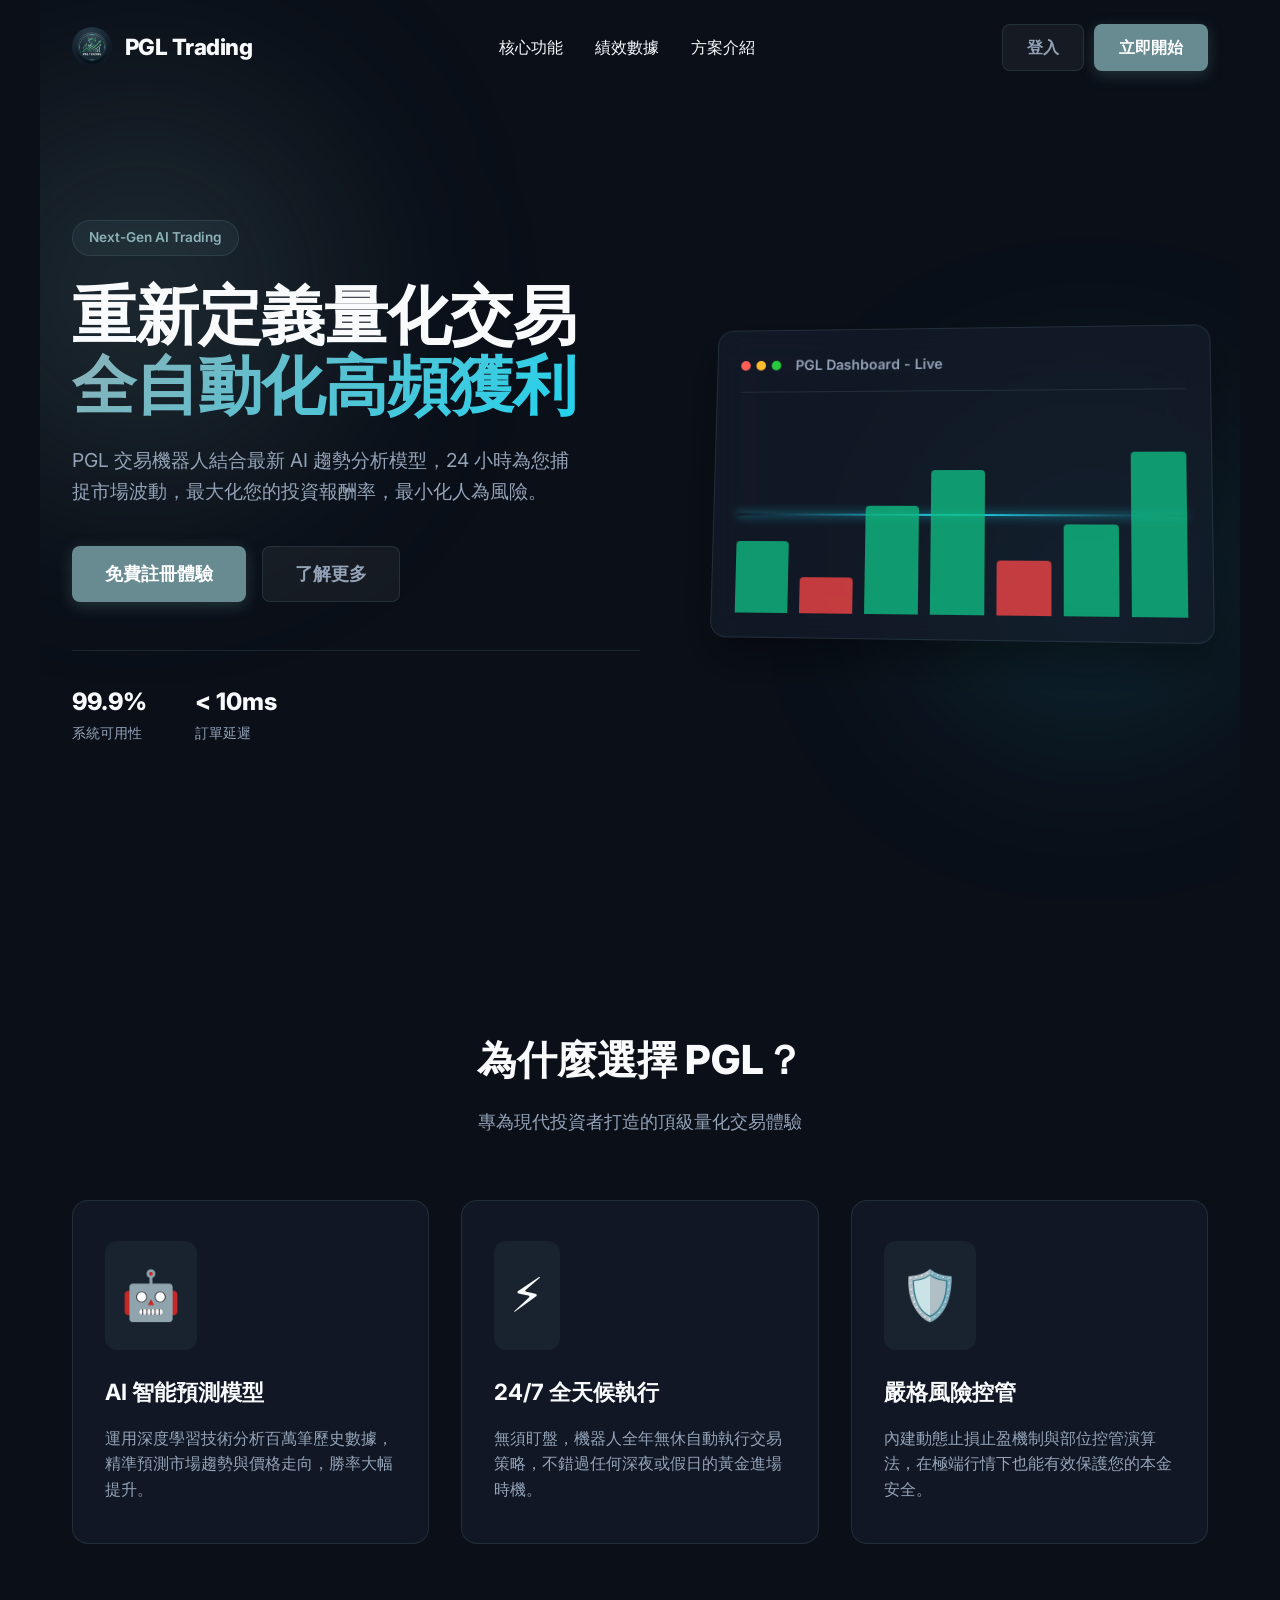
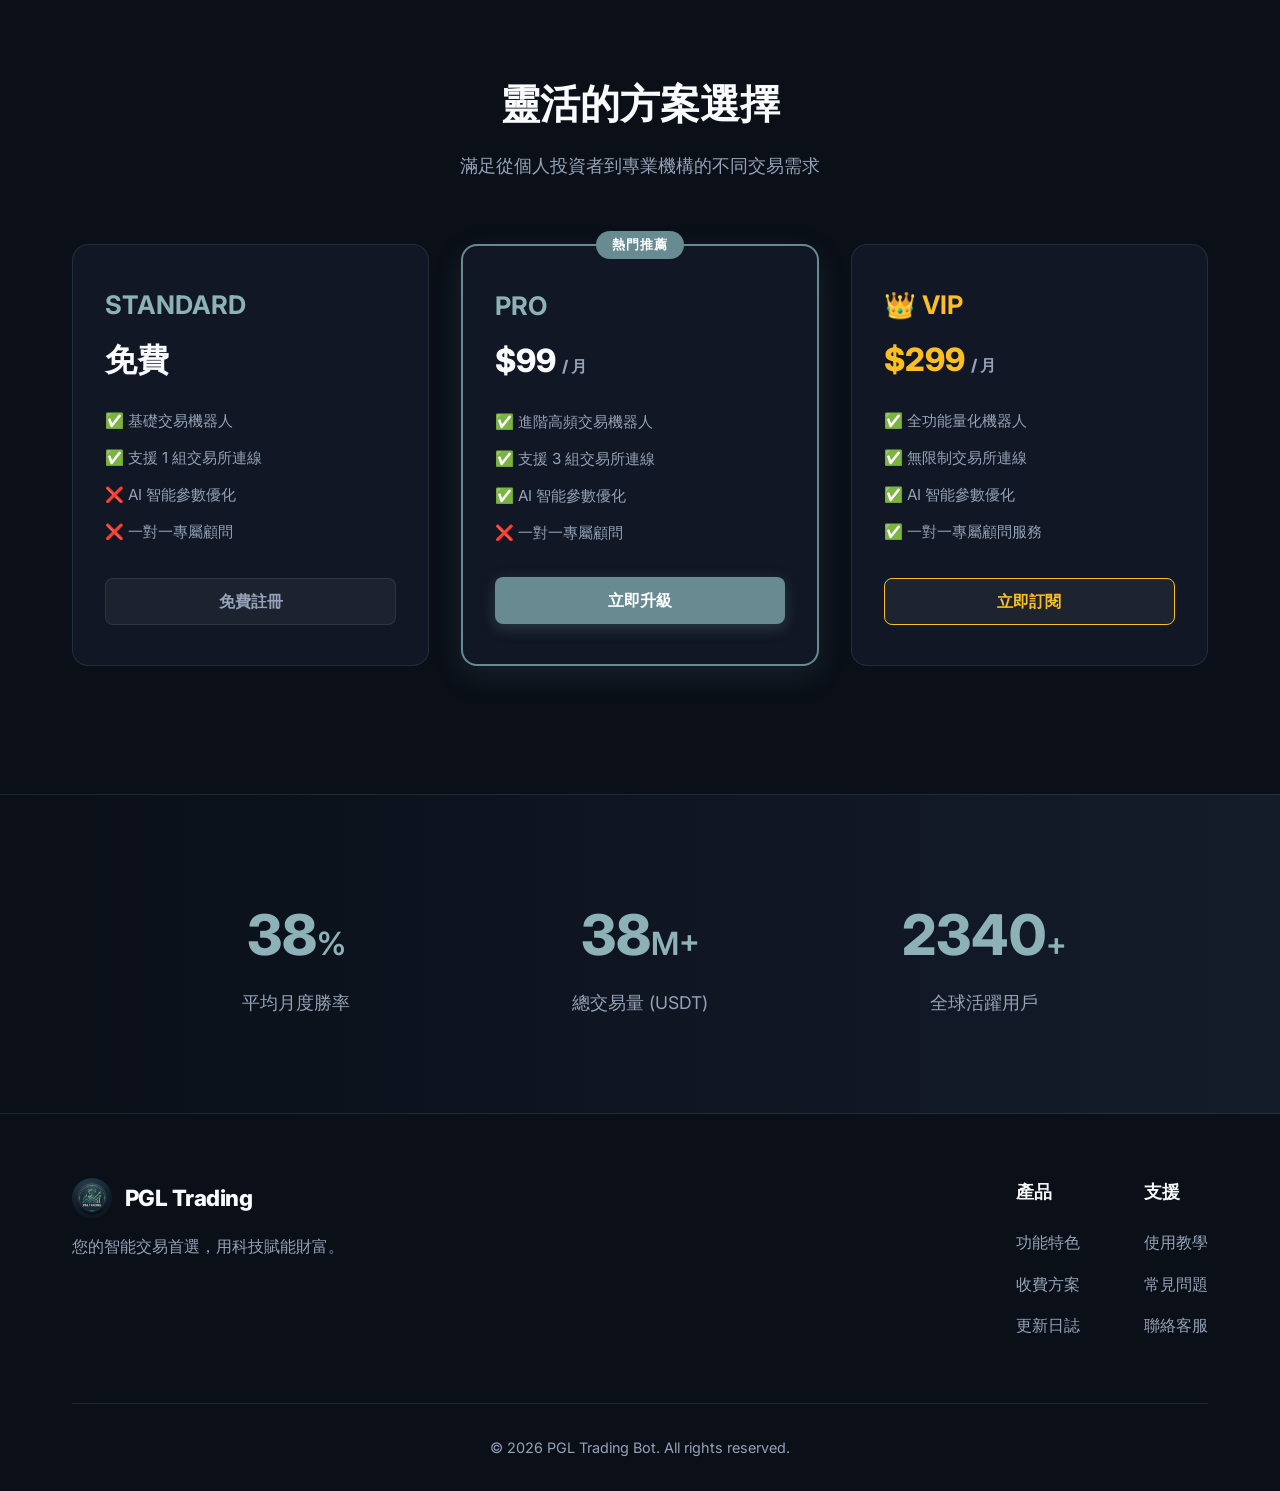
<file: index.html>
﻿<!DOCTYPE html>
<html lang="zh-TW">
<head>
    <script src="mock-api.js"></script>
    <meta charset="UTF-8">
    <meta name="viewport" content="width=device-width, initial-scale=1.0">
    <title>PGL Trading Bot | 智能量化交易機器人</title>
    <meta name="description" content="PGL 交易機器人提供 24/7 全天候 AI 智能交易，高勝率、低風險，助您輕鬆掌握市場趨勢。">
    <link rel="preconnect" href="https://fonts.googleapis.com">
    <link rel="preconnect" href="https://fonts.gstatic.com" crossorigin>
    <link href="https://fonts.googleapis.com/css2?family=Inter:wght@300;400;600;800&display=swap" rel="stylesheet">
    <link rel="stylesheet" href="style.css?v=8">
</head>
<body>
    <!-- 導覽列 -->
    <nav id="navbar">
        <div class="nav-container">
            <div class="logo">
                <img src="logo.png" alt="PGL Logo" class="logo-img">
                <span class="logo-text">PGL Trading</span>
            </div>
            <ul class="nav-links">
                <li><a href="#features">核心功能</a></li>
                <li><a href="#stats">績效數據</a></li>
                <li><a href="#pricing">方案介紹</a></li>
                <li class="mobile-only-btn"><a href="login.html" class="btn btn-secondary" style="display: block; text-align: center;">登入</a></li>
                <li class="mobile-only-btn"><a href="register.html" class="btn btn-primary" style="display: block; text-align: center;">立即開始</a></li>
            </ul>
            <div class="desktop-only" style="display: flex; gap: 10px;">
                <a href="login.html" class="btn btn-secondary nav-cta">登入</a>
                <a href="register.html" class="btn btn-primary nav-cta">立即開始</a>
            </div>
            <div class="mobile-nav-right">
                <a href="login.html" class="btn btn-secondary mobile-visible-login">登入</a>
                <div class="mobile-menu-toggle">
                    <span></span>
                    <span></span>
                    <span></span>
                </div>
            </div>
        </div>
    </nav>

    <!-- 主視覺區 -->
    <header class="hero" id="home">
        <div class="glow glow-1"></div>
        <div class="glow glow-2"></div>
        <div class="hero-content">
            <div class="hero-badge">Next-Gen AI Trading</div>
            <h1>重新定義量化交易<br><span class="text-gradient">全自動化高頻獲利</span></h1>
            <p class="hero-subtitle">
                PGL 交易機器人結合最新 AI 趨勢分析模型，24 小時為您捕捉市場波動，最大化您的投資報酬率，最小化人為風險。
            </p>
            <div class="hero-actions">
                <a href="register.html" class="btn btn-primary btn-large">免費註冊體驗</a>
                <a href="#features" class="btn btn-secondary btn-large">了解更多</a>
            </div>
            <div class="hero-stats">
                <div class="hero-stat-item">
                    <span class="stat-value">99.9%</span>
                    <span class="stat-label">系統可用性</span>
                </div>
                <div class="hero-stat-item">
                    <span class="stat-value">&lt; 10ms</span>
                    <span class="stat-label">訂單延遲</span>
                </div>
            </div>
        </div>
        <div class="hero-visual">
            <div class="glass-panel trading-dashboard-mock">
                <!-- 模擬交易面板 -->
                <div class="mock-header">
                    <div class="mock-dots">
                        <span></span><span></span><span></span>
                    </div>
                    <div class="mock-title">PGL Dashboard - Live</div>
                </div>
                <div class="mock-chart">
                    <div class="chart-line"></div>
                    <div class="chart-bars">
                        <div class="bar bar-up" style="height: 40%"></div>
                        <div class="bar bar-down" style="height: 20%"></div>
                        <div class="bar bar-up" style="height: 60%"></div>
                        <div class="bar bar-up" style="height: 80%"></div>
                        <div class="bar bar-down" style="height: 30%"></div>
                        <div class="bar bar-up" style="height: 50%"></div>
                        <div class="bar bar-up" style="height: 90%"></div>
                    </div>
                </div>
            </div>
        </div>
    </header>

    <!-- 核心功能區 -->
    <section class="features" id="features">
        <div class="section-header fade-in">
            <h2>為什麼選擇 PGL？</h2>
            <p>專為現代投資者打造的頂級量化交易體驗</p>
        </div>
        <div class="features-grid">
            <div class="feature-card fade-in">
                <div class="feature-icon">🤖</div>
                <h3>AI 智能預測模型</h3>
                <p>運用深度學習技術分析百萬筆歷史數據，精準預測市場趨勢與價格走向，勝率大幅提升。</p>
            </div>
            <div class="feature-card fade-in delay-1">
                <div class="feature-icon">⚡</div>
                <h3>24/7 全天候執行</h3>
                <p>無須盯盤，機器人全年無休自動執行交易策略，不錯過任何深夜或假日的黃金進場時機。</p>
            </div>
            <div class="feature-card fade-in delay-2">
                <div class="feature-icon">🛡️</div>
                <h3>嚴格風險控管</h3>
                <p>內建動態止損止盈機制與部位控管演算法，在極端行情下也能有效保護您的本金安全。</p>
            </div>
        </div>
    </section>

    <!-- 方案介紹區 -->
    <section class="features" id="pricing" style="padding-top: 0;">
        <div class="section-header fade-in">
            <h2>靈活的方案選擇</h2>
            <p>滿足從個人投資者到專業機構的不同交易需求</p>
        </div>
        <div class="features-grid" style="grid-template-columns: repeat(auto-fit, minmax(280px, 1fr));">
            <div class="feature-card fade-in" style="display: flex; flex-direction: column; justify-content: space-between; border: 1px solid var(--border-color);">
                <div>
                    <h3 style="font-size: 1.6rem; margin-bottom: 0.5rem; color: var(--brand-primary-light);">STANDARD</h3>
                    <div style="font-size: 2rem; font-weight: 800; margin-bottom: 1.5rem;">免費</div>
                    <ul style="list-style: none; padding: 0; margin-bottom: 2rem; display: flex; flex-direction: column; gap: 0.8rem; font-size: 0.95rem; color: var(--text-muted);">
                        <li>✅ 基礎交易機器人</li>
                        <li>✅ 支援 1 組交易所連線</li>
                        <li>❌ AI 智能參數優化</li>
                        <li>❌ 一對一專屬顧問</li>
                    </ul>
                </div>
                <a href="register.html" class="btn btn-secondary" style="width: 100%;">免費註冊</a>
            </div>
            <div class="feature-card fade-in delay-1" style="display: flex; flex-direction: column; justify-content: space-between; border: 2px solid var(--brand-primary); box-shadow: 0 10px 30px rgba(103, 139, 145, 0.15); position: relative;">
                <div style="position: absolute; top: -15px; left: 50%; transform: translateX(-50%); background: var(--brand-primary); color: white; padding: 4px 16px; border-radius: 20px; font-size: 0.8rem; font-weight: bold; letter-spacing: 1px;">熱門推薦</div>
                <div>
                    <h3 style="font-size: 1.6rem; margin-bottom: 0.5rem; color: var(--brand-primary-light);">PRO</h3>
                    <div style="font-size: 2rem; font-weight: 800; margin-bottom: 1.5rem;">$99 <span style="font-size: 1rem; color: var(--text-muted);">/ 月</span></div>
                    <ul style="list-style: none; padding: 0; margin-bottom: 2rem; display: flex; flex-direction: column; gap: 0.8rem; font-size: 0.95rem; color: var(--text-muted);">
                        <li>✅ 進階高頻交易機器人</li>
                        <li>✅ 支援 3 組交易所連線</li>
                        <li>✅ AI 智能參數優化</li>
                        <li>❌ 一對一專屬顧問</li>
                    </ul>
                </div>
                <a href="register.html" class="btn btn-primary" style="width: 100%;">立即升級</a>
            </div>
            <div class="feature-card fade-in delay-2" style="display: flex; flex-direction: column; justify-content: space-between; border: 1px solid var(--border-color);">
                <div>
                    <h3 style="font-size: 1.6rem; margin-bottom: 0.5rem; color: #fbbf24;">👑 VIP</h3>
                    <div style="font-size: 2rem; font-weight: 800; margin-bottom: 1.5rem; color: #fbbf24;">$299 <span style="font-size: 1rem; color: var(--text-muted);">/ 月</span></div>
                    <ul style="list-style: none; padding: 0; margin-bottom: 2rem; display: flex; flex-direction: column; gap: 0.8rem; font-size: 0.95rem; color: var(--text-muted);">
                        <li>✅ 全功能量化機器人</li>
                        <li>✅ 無限制交易所連線</li>
                        <li>✅ AI 智能參數優化</li>
                        <li>✅ 一對一專屬顧問服務</li>
                    </ul>
                </div>
                <a href="register.html" class="btn btn-secondary" style="width: 100%; border-color: #fbbf24; color: #fbbf24;">立即訂閱</a>
            </div>
        </div>
    </section>

    <!-- 績效數據區 -->
    <section class="stats" id="stats">
        <div class="stats-container">
            <div class="stat-box fade-in">
                <h3 class="counter" data-target="86">0</h3><span class="stat-unit">%</span>
                <p>平均月度勝率</p>
            </div>
            <div class="stat-box fade-in delay-1">
                <h3 class="counter" data-target="150">0</h3><span class="stat-unit">M+</span>
                <p>總交易量 (USDT)</p>
            </div>
            <div class="stat-box fade-in delay-2">
                <h3 class="counter" data-target="12000">0</h3><span class="stat-unit">+</span>
                <p>全球活躍用戶</p>
            </div>
        </div>
    </section>

    <!-- 頁尾 -->
    <footer>
        <div class="footer-content">
            <div class="footer-brand">
                <div class="logo">
                    <img src="logo.png" alt="PGL Logo" class="logo-img">
                    <span class="logo-text">PGL Trading</span>
                </div>
                <p>您的智能交易首選，用科技賦能財富。</p>
            </div>
            <div class="footer-links">
                <div class="link-column">
                    <h4>產品</h4>
                    <a href="#">功能特色</a>
                    <a href="#">收費方案</a>
                    <a href="#">更新日誌</a>
                </div>
                <div class="link-column">
                    <h4>支援</h4>
                    <a href="#">使用教學</a>
                    <a href="#">常見問題</a>
                    <a href="#">聯絡客服</a>
                </div>
            </div>
        </div>
        <div class="footer-bottom">
            <p>&copy; 2026 PGL Trading Bot. All rights reserved.</p>
        </div>
    </footer>

    <script src="script.js?v=8"></script>
</body>
</html>
</file>
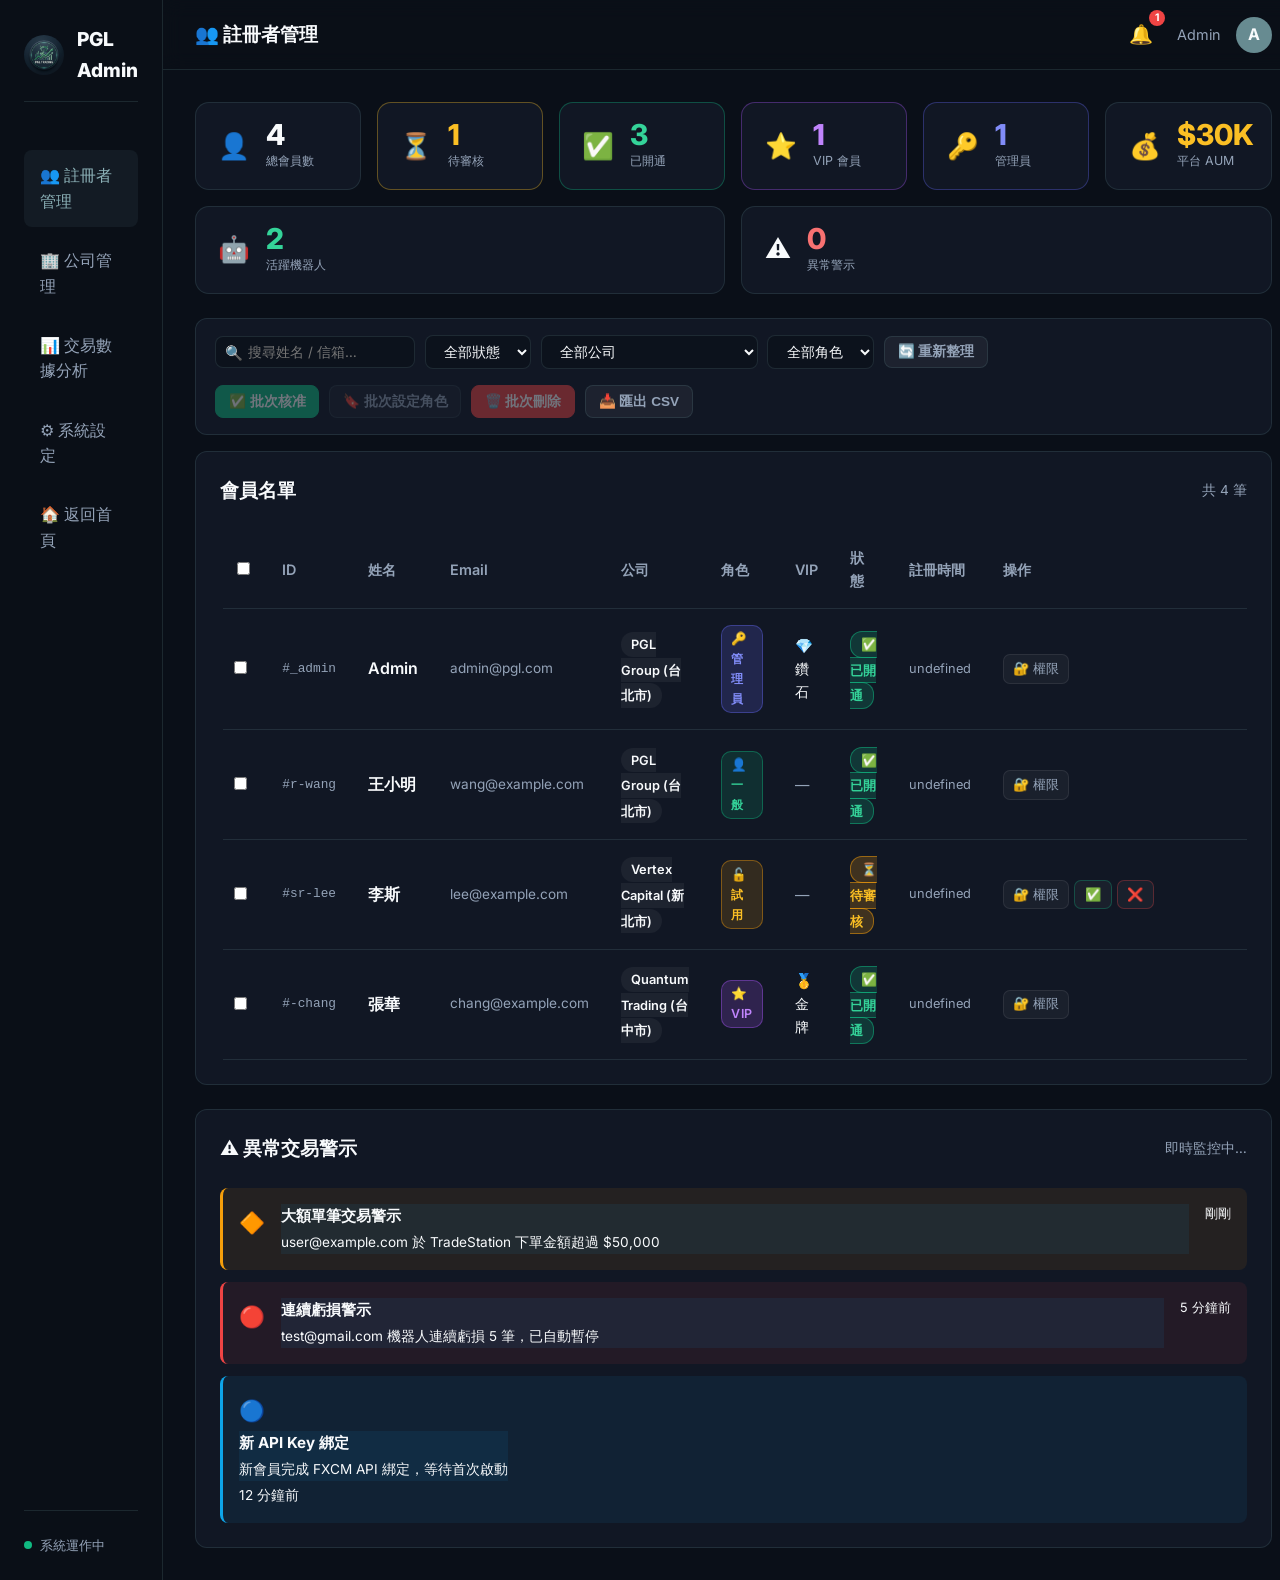
<file: admin.html>
﻿<!DOCTYPE html>
<html lang="zh-TW">
<head>
    <script src="mock-api.js"></script>
    <meta charset="UTF-8">
    <meta name="viewport" content="width=device-width, initial-scale=1.0">
    <title>PGL 後台管理系統 — 註冊者管理</title>
    <meta name="description" content="PGL Trading Bot 後台管理系統，提供完整的使用者管理、角色授權與功能權限控制。">
    <link rel="preconnect" href="https://fonts.googleapis.com">
    <link rel="preconnect" href="https://fonts.gstatic.com" crossorigin>
    <link href="https://fonts.googleapis.com/css2?family=Inter:wght@300;400;500;600;700;800&display=swap" rel="stylesheet">
    <link rel="stylesheet" href="style.css?v=7">
    <link rel="stylesheet" href="admin-users.css?v=7">
</head>
<body class="admin-body">
<div class="admin-layout">

    <!-- ══ 側邊欄 ══════════════════════════════════════════════════════ -->
    <aside class="sidebar" id="sidebar">
        <div class="sidebar-logo">
            <img src="logo.png" alt="PGL Logo" class="logo-img">
            <span class="logo-text">PGL Admin</span>
        </div>
        <ul class="sidebar-nav">
            <li><a href="#" class="active" id="nav-users">👥 註冊者管理</a></li>
            <li><a href="companies.html">🏢 公司管理</a></li>
            <li><a href="dashboard.html">📊 交易數據分析</a></li>
            <li><a href="settings.html">⚙️ 系統設定</a></li>
            <li><a href="index.html">🏠 返回首頁</a></li>
        </ul>
        <div class="sidebar-footer">
            <div class="admin-badge">
                <span class="badge-dot"></span>
                <span>系統運作中</span>
            </div>
        </div>
    </aside>

    <!-- ══ 主區塊 ════════════════════════════════════════════════════════ -->
    <main class="admin-main">

        <!-- 頂部工具列 -->
        <header class="admin-header">
            <div class="header-left">
                <button class="sidebar-toggle" id="sidebarToggle" aria-label="Toggle sidebar">☰</button>
                <h2 class="page-title">👥 註冊者管理</h2>
            </div>
            <div class="admin-user-info">
                <div class="notification-bell" id="notifBell" title="待審核通知">
                    🔔 <span class="notif-count" id="notifCount">0</span>
                </div>
                <span class="admin-name">Admin</span>
                <div class="avatar" title="管理員">A</div>
            </div>
        </header>

        <div class="admin-content">

            <!-- ── 統計卡片列 ────────────────────────────────────────── -->
            <section class="stats-row" id="statsRow">
                <div class="stat-chip" id="statTotal">
                    <span class="stat-chip-icon">👤</span>
                    <div>
                        <div class="stat-chip-val" id="statTotalVal">—</div>
                        <div class="stat-chip-label">總會員數</div>
                    </div>
                </div>
                <div class="stat-chip pending-chip" id="statPending">
                    <span class="stat-chip-icon">⏳</span>
                    <div>
                        <div class="stat-chip-val" id="statPendingVal">—</div>
                        <div class="stat-chip-label">待審核</div>
                    </div>
                </div>
                <div class="stat-chip approved-chip">
                    <span class="stat-chip-icon">✅</span>
                    <div>
                        <div class="stat-chip-val" id="statApprovedVal">—</div>
                        <div class="stat-chip-label">已開通</div>
                    </div>
                </div>
                <div class="stat-chip vip-chip">
                    <span class="stat-chip-icon">⭐</span>
                    <div>
                        <div class="stat-chip-val" id="statVipVal">—</div>
                        <div class="stat-chip-label">VIP 會員</div>
                    </div>
                </div>
                <div class="stat-chip admin-chip">
                    <span class="stat-chip-icon">🔑</span>
                    <div>
                        <div class="stat-chip-val" id="statAdminVal">—</div>
                        <div class="stat-chip-label">管理員</div>
                    </div>
                </div>
                <div class="stat-chip aum-chip">
                    <span class="stat-chip-icon">💰</span>
                    <div>
                        <div class="stat-chip-val" id="statAumVal">—</div>
                        <div class="stat-chip-label">平台 AUM</div>
                    </div>
                </div>
                <div class="stat-chip bot-chip">
                    <span class="stat-chip-icon">🤖</span>
                    <div>
                        <div class="stat-chip-val" id="statBotVal">—</div>
                        <div class="stat-chip-label">活躍機器人</div>
                    </div>
                </div>
                <div class="stat-chip alert-chip" id="alertChip">
                    <span class="stat-chip-icon">⚠️</span>
                    <div>
                        <div class="stat-chip-val" id="statAlertVal">—</div>
                        <div class="stat-chip-label">異常警示</div>
                    </div>
                </div>
            </section>

            <!-- ── 工具列 ────────────────────────────────────────────── -->
            <section class="toolbar admin-card">
                <div class="toolbar-left">
                    <div class="search-wrap">
                        <span class="search-icon">🔍</span>
                        <input type="text" id="searchInput" class="search-input" placeholder="搜尋姓名 / 信箱…" autocomplete="off">
                    </div>
                    <select id="filterStatus" class="filter-select">
                        <option value="">全部狀態</option>
                        <option value="pending">待審核</option>
                        <option value="approved">已開通</option>
                    </select>
                    <select id="filterCompany" class="filter-select">
                        <option value="">全部公司</option>
                        <option value="__none__">未指派公司</option>
                    </select>
                    <select id="filterRole" class="filter-select">
                        <option value="">全部角色</option>
                        <option value="admin">管理員</option>
                        <option value="vip">VIP</option>
                        <option value="member">一般會員</option>
                        <option value="trial">試用</option>
                        <option value="disabled">停用</option>
                    </select>
                    <button id="refreshBtn" class="btn btn-secondary btn-sm" title="重新整理">🔄 重新整理</button>
                </div>
                <div class="toolbar-right">
                    <button id="bulkApproveBtn" class="btn btn-success btn-sm bulk-btn" disabled>✅ 批次核准</button>
                    <button id="bulkRoleBtn" class="btn btn-secondary btn-sm bulk-btn" disabled>🔖 批次設定角色</button>
                    <button id="bulkRejectBtn" class="btn btn-danger btn-sm bulk-btn" disabled>🗑️ 批次刪除</button>
                    <button id="exportCsvBtn" class="btn btn-secondary btn-sm">📥 匯出 CSV</button>
                </div>
            </section>

            <!-- ── 已選取提示列 ────────────────────────────────────────── -->
            <div class="selection-bar" id="selectionBar" style="display:none;">
                <span id="selectionCount">已選 0 位使用者</span>
                <button class="btn btn-sm btn-secondary" id="deselectAllBtn">取消全選</button>
            </div>

            <!-- ── 使用者資料表 ────────────────────────────────────────── -->
            <div class="admin-card table-card">
                <div class="card-header">
                    <h3>會員名單</h3>
                    <div class="card-header-right">
                        <span class="result-count" id="resultCount">載入中…</span>
                    </div>
                </div>
                <div class="table-responsive">
                    <table class="admin-table" id="userTable">
                        <thead>
                            <tr>
                                <th style="width:40px;"><input type="checkbox" id="selectAll" title="全選"></th>
                                <th>ID</th>
                                <th>姓名</th>
                                <th>Email</th>
                                <th>公司</th>
                                <th>角色</th>
                                <th>VIP</th>
                                <th>狀態</th>
                                <th>註冊時間</th>
                                <th style="min-width:260px;">操作</th>
                            </tr>
                        </thead>
                        <tbody id="userTableBody">
                        </tbody>
                    </table>
                </div>
                <div id="emptyState" class="empty-state" style="display:none;">
                    <div class="empty-icon">🔍</div>
                    <p>找不到符合條件的使用者</p>
                </div>
                <div id="loadingState" class="loading-state">
                    <div class="spinner"></div>
                    <p>載入中…</p>
                </div>
            </div>

            <!-- ── 異常警示面板 ────────────────────────────────────────── -->
            <div class="admin-card" id="alertsPanel" style="margin-top: 1.5rem;">
                <div class="card-header">
                    <h3>⚠️ 異常交易警示</h3>
                    <span class="result-count" id="alertsUpdated">即時監控中…</span>
                </div>
                <div id="alertsList">
                    <div class="alert-item alert-warning">
                        <span class="alert-icon">🔶</span>
                        <div class="alert-info">
                            <strong>大額單筆交易警示</strong>
                            <span class="text-muted">user@example.com 於 TradeStation 下單金額超過 $50,000</span>
                        </div>
                        <span class="alert-time text-muted">剛剛</span>
                    </div>
                    <div class="alert-item alert-danger">
                        <span class="alert-icon">🔴</span>
                        <div class="alert-info">
                            <strong>連續虧損警示</strong>
                            <span class="text-muted">test@gmail.com 機器人連續虧損 5 筆，已自動暫停</span>
                        </div>
                        <span class="alert-time text-muted">5 分鐘前</span>
                    </div>
                    <div class="alert-item alert-info">
                        <span class="alert-icon">🔵</span>
                        <div class="alert-info">
                            <strong>新 API Key 綁定</strong>
                            <span class="text-muted">新會員完成 FXCM API 綁定，等待首次啟動</span>
                        </div>
                        <span class="alert-time text-muted">12 分鐘前</span>
                    </div>
                </div>
            </div>

        </div><!-- /admin-content -->
    </main>
</div>

<!-- ══ 彈窗：使用者詳情 & 權限管理 ═══════════════════════════════════════════ -->
<div class="modal-overlay" id="modalOverlay" role="dialog" aria-modal="true" aria-labelledby="modalTitle">
    <div class="modal-box">
        <div class="modal-header">
            <h3 id="modalTitle">使用者詳情</h3>
            <button class="modal-close" id="modalClose" aria-label="關閉">✕</button>
        </div>

        <div class="modal-body">

            <!-- 使用者基本資訊 -->
            <div class="modal-user-info" id="modalUserInfo"></div>

            <!-- 標籤頁 -->
            <div class="modal-tabs">
                <button class="modal-tab active" data-tab="perms">🔐 功能權限</button>
                <button class="modal-tab" data-tab="role">🎖️ 角色設定</button>
                <button class="modal-tab" data-tab="vip">⭐ VIP 等級</button>
                <button class="modal-tab" data-tab="shares">👥 共用帳戶</button>
                <button class="modal-tab" data-tab="note">📝 備註</button>
            </div>

            <!-- 功能權限面板 -->
            <div class="modal-tab-panel active" id="tab-perms">
                <p class="tab-desc">勾選該使用者可使用的功能模組。</p>
                <div class="perms-grid" id="permsGrid"></div>
                <div class="modal-actions">
                    <button class="btn btn-secondary btn-sm" id="resetPermBtn">↩ 依角色重設</button>
                    <button class="btn btn-primary" id="savePermsBtn">💾 儲存權限</button>
                </div>
            </div>

            <!-- 角色設定面板 -->
            <div class="modal-tab-panel" id="tab-role">
                <p class="tab-desc">設定角色後，系統將自動套用該角色的預設權限。</p>
                <div class="role-grid" id="roleGrid">
                    <label class="role-card" data-role="admin"><input type="radio" name="roleSelect" value="admin"><span class="role-icon">🔑</span><span class="role-name">管理員</span><span class="role-desc">擁有全部權限</span></label>
                    <label class="role-card" data-role="vip"><input type="radio" name="roleSelect" value="vip"><span class="role-icon">⭐</span><span class="role-name">VIP</span><span class="role-desc">進階功能 + 匯出</span></label>
                    <label class="role-card" data-role="member"><input type="radio" name="roleSelect" value="member"><span class="role-icon">👤</span><span class="role-name">一般會員</span><span class="role-desc">基本交易功能</span></label>
                    <label class="role-card" data-role="trial"><input type="radio" name="roleSelect" value="trial"><span class="role-icon">🔓</span><span class="role-name">試用</span><span class="role-desc">僅檢視儀表板</span></label>
                    <label class="role-card" data-role="disabled"><input type="radio" name="roleSelect" value="disabled"><span class="role-icon">🚫</span><span class="role-name">停用</span><span class="role-desc">無任何功能權限</span></label>
                </div>
                <div class="modal-actions">
                    <button class="btn btn-primary" id="saveRoleBtn">💾 儲存角色</button>
                </div>
            </div>

            <!-- VIP 等級面板 -->
            <div class="modal-tab-panel" id="tab-vip">
                <p class="tab-desc">調整 VIP 等級，影響費率折扣與進階功能開放。</p>
                <div class="vip-select-grid" id="vipGrid">
                    <label class="vip-option" data-vip="0"><input type="radio" name="vipSelect" value="0"><div class="vip-opt-icon">👤</div><div class="vip-opt-name">一般 (Lv0)</div><div class="vip-opt-desc">無折扣</div></label>
                    <label class="vip-option" data-vip="1"><input type="radio" name="vipSelect" value="1"><div class="vip-opt-icon">🥉</div><div class="vip-opt-name">銀牌 (Lv1)</div><div class="vip-opt-desc">手續費 -10%</div></label>
                    <label class="vip-option" data-vip="2"><input type="radio" name="vipSelect" value="2"><div class="vip-opt-icon">🥇</div><div class="vip-opt-name">金牌 (Lv2)</div><div class="vip-opt-desc">手續費 -25%</div></label>
                    <label class="vip-option" data-vip="3"><input type="radio" name="vipSelect" value="3"><div class="vip-opt-icon">💎</div><div class="vip-opt-name">鑽石 (Lv3)</div><div class="vip-opt-desc">手續費 -40% + 專屬策略</div></label>
                </div>
                <div class="modal-actions">
                    <button class="btn btn-primary" id="saveVipBtn">💾 儲存 VIP 等級</button>
                </div>
            </div>

            <!-- 共用帳戶面板 -->
            <div class="modal-tab-panel" id="tab-shares">
                <p class="tab-desc">管理該使用者可以授權給哪些人共用其交易帳戶。</p>
                <div style="margin-bottom: 1rem; display: flex; gap: 0.5rem;">
                    <input type="email" id="shareMemberEmail" placeholder="輸入被授權者的 Email" style="flex:1; padding: 0.5rem; border-radius: 4px; border: 1px solid var(--border-color); background: rgba(0,0,0,0.2); color: white;">
                    <select id="shareAccessRole" style="padding: 0.5rem; border-radius: 4px; border: 1px solid var(--border-color); background: rgba(0,0,0,0.2); color: white;">
                        <option value="viewer">觀看者</option>
                        <option value="operator">操作者</option>
                    </select>
                    <button class="btn btn-primary btn-sm" id="addShareBtn">➕ 新增</button>
                </div>
                <table class="admin-table" style="font-size: 0.85rem;">
                    <thead><tr><th>被授權帳號 (Email)</th><th>角色</th><th>授權時間</th><th>操作</th></tr></thead>
                    <tbody id="sharesTableBody"><tr><td colspan="4" style="text-align:center;">載入中...</td></tr></tbody>
                </table>
            </div>

            <!-- 備註面板 -->
            <div class="modal-tab-panel" id="tab-note">
                <p class="tab-desc">管理員備註（僅後台可見）。</p>
                <textarea id="noteTextarea" class="note-textarea" placeholder="在此輸入備註…" rows="5"></textarea>
                <div class="modal-actions">
                    <button class="btn btn-primary" id="saveNoteBtn">💾 儲存備註</button>
                </div>
            </div>

        </div><!-- /modal-body -->
    </div>
</div>

<!-- ══ 批次設定角色 彈窗 ═══════════════════════════════════════════════════ -->
<div class="modal-overlay" id="bulkRoleModal">
    <div class="modal-box modal-sm">
        <div class="modal-header">
            <h3>批次設定角色</h3>
            <button class="modal-close" id="bulkRoleClose">✕</button>
        </div>
        <div class="modal-body">
            <p style="margin-bottom:1rem;color:var(--text-muted);">選擇要套用至所有已選使用者的角色：</p>
            <select id="bulkRoleSelect" class="filter-select" style="width:100%;margin-bottom:1.5rem;">
                <option value="member">一般會員</option>
                <option value="vip">VIP</option>
                <option value="trial">試用</option>
                <option value="admin">管理員</option>
                <option value="disabled">停用</option>
            </select>
            <div class="modal-actions">
                <button class="btn btn-secondary" id="bulkRoleCancelBtn">取消</button>
                <button class="btn btn-primary" id="bulkRoleConfirmBtn">確認套用</button>
            </div>
        </div>
    </div>
</div>

<!-- ══ Toast 提示 ═════════════════════════════════════════════════════════ -->
<div class="toast-container" id="toastContainer"></div>

<!-- ══ 自訂確認彈窗 ═══════════════════════════════════════════════════ -->
<div class="modal-overlay" id="confirmModal">
    <div class="modal-box modal-sm">
        <div class="modal-header">
            <h3 id="confirmTitle">確認操作</h3>
            <button class="modal-close" id="confirmCloseBtn">✕</button>
        </div>
        <div class="modal-body">
            <p id="confirmMessage" style="margin-bottom:1.5rem;color:var(--text-muted);"></p>
            <div class="modal-actions">
                <button class="btn btn-secondary" id="confirmCancelBtn">取消</button>
                <button class="btn btn-danger" id="confirmOkBtn">確認</button>
            </div>
        </div>
    </div>
</div>

<script src="admin.js?v=7"></script>
</body>
</html>
</file>
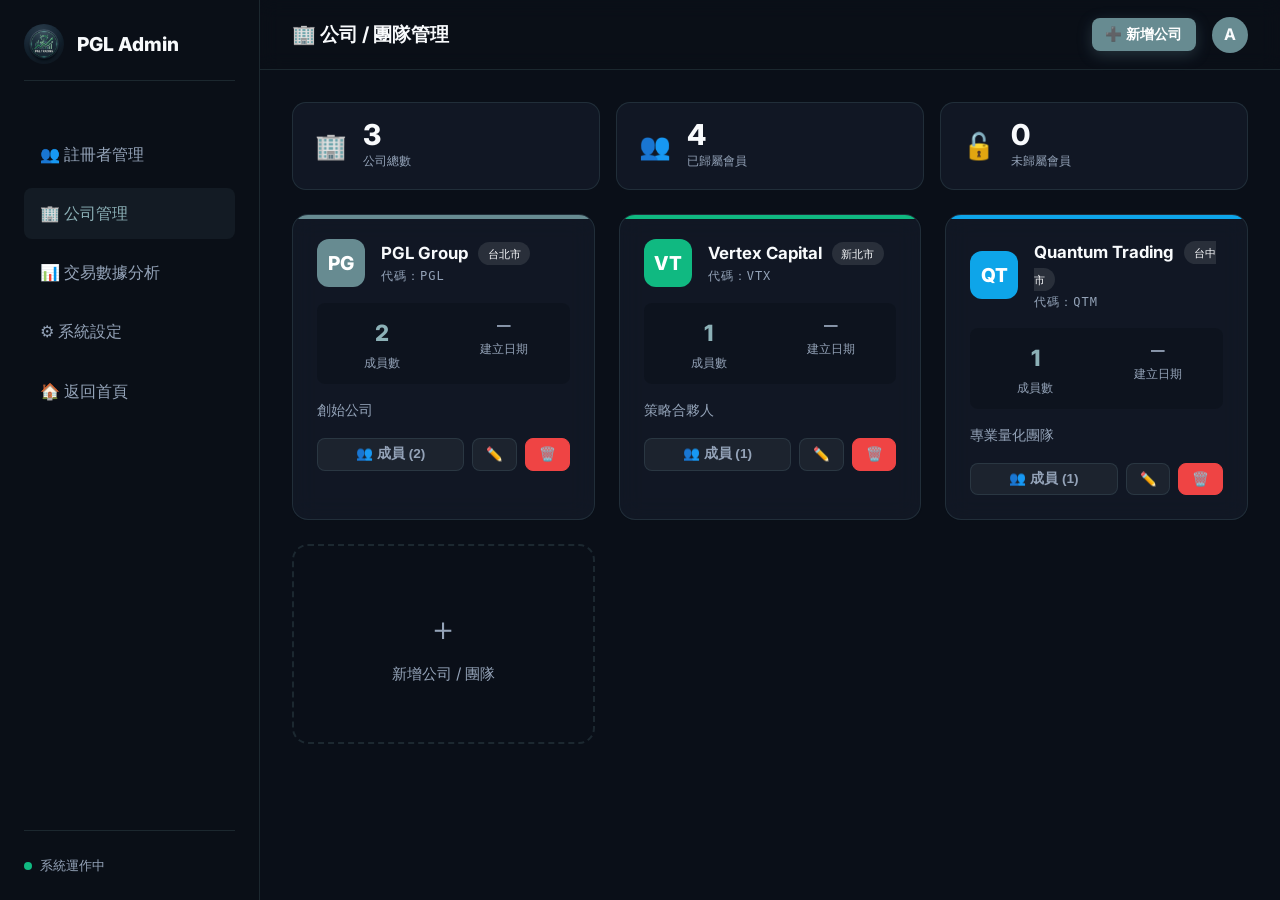
<file: companies.html>
﻿<!DOCTYPE html>
<html lang="zh-TW">
<head>
    <script src="mock-api.js"></script>
    <meta charset="UTF-8">
    <meta name="viewport" content="width=device-width, initial-scale=1.0">
    <title>公司管理 — PGL Admin</title>
    <link rel="preconnect" href="https://fonts.googleapis.com">
    <link rel="preconnect" href="https://fonts.gstatic.com" crossorigin>
    <link href="https://fonts.googleapis.com/css2?family=Inter:wght@300;400;500;600;700;800&display=swap" rel="stylesheet">
    <link rel="stylesheet" href="style.css?v=7">
    <link rel="stylesheet" href="admin-users.css?v=7">
    <style>
        .company-grid {
            display: grid;
            grid-template-columns: repeat(auto-fill, minmax(300px, 1fr));
            gap: 1.5rem;
            margin-top: 1.5rem;
        }
        .company-card {
            background: var(--bg-card);
            border: 1px solid var(--border-color);
            border-radius: 16px;
            padding: 1.5rem;
            backdrop-filter: blur(12px);
            transition: transform 0.2s, box-shadow 0.2s;
            position: relative;
            overflow: hidden;
        }
        .company-card:hover {
            transform: translateY(-4px);
            box-shadow: 0 12px 32px rgba(0,0,0,0.3);
        }
        .company-card-accent {
            position: absolute;
            top: 0; left: 0; right: 0;
            height: 4px;
            border-radius: 16px 16px 0 0;
        }
        .company-card-header {
            display: flex;
            align-items: center;
            gap: 1rem;
            margin-bottom: 1rem;
        }
        .company-avatar {
            width: 48px; height: 48px;
            border-radius: 12px;
            display: flex; align-items: center; justify-content: center;
            font-weight: 800; font-size: 1.2rem; color: white;
            flex-shrink: 0;
        }
        .company-name { font-weight: 700; font-size: 1.05rem; }
        .company-code {
            font-size: 0.75rem; color: var(--text-muted);
            font-family: monospace; letter-spacing: 1px;
        }
        .company-stats {
            display: flex; gap: 1rem;
            margin: 1rem 0;
            padding: 0.75rem;
            background: rgba(10,15,24,0.4);
            border-radius: 8px;
        }
        .company-stat { text-align: center; flex: 1; }
        .company-stat-val { font-size: 1.4rem; font-weight: 800; color: var(--brand-primary-light); }
        .company-stat-label { font-size: 0.75rem; color: var(--text-muted); margin-top: 2px; }
        .company-note { font-size: 0.85rem; color: var(--text-muted); margin-bottom: 1rem; min-height: 20px; }
        .company-actions { display: flex; gap: 0.5rem; }
        .add-company-btn {
            display: flex; align-items: center; justify-content: center;
            flex-direction: column; gap: 0.5rem;
            min-height: 200px;
            border: 2px dashed var(--border-color);
            border-radius: 16px;
            color: var(--text-muted);
            cursor: pointer;
            transition: all 0.2s;
            font-size: 0.95rem;
        }
        .add-company-btn:hover {
            border-color: var(--brand-primary);
            color: var(--brand-primary-light);
            background: rgba(103,139,145,0.05);
        }
        .add-company-btn .plus { font-size: 2rem; }
        /* Modal */
        .modal-overlay { display:none; position:fixed; inset:0; background:rgba(0,0,0,0.6); backdrop-filter:blur(4px); z-index:999; align-items:center; justify-content:center; }
        .modal-overlay.open { display:flex; }
        .modal-box { background:#141c2a; border:1px solid var(--border-color); border-radius:16px; padding:2rem; width:100%; max-width:480px; }
        .modal-header { display:flex; justify-content:space-between; align-items:center; margin-bottom:1.5rem; }
        .modal-close { background:none; border:none; color:var(--text-muted); font-size:1.3rem; cursor:pointer; }
        .color-picker-row { display:flex; gap:0.5rem; flex-wrap:wrap; margin-top:0.5rem; }
        .color-dot {
            width:28px; height:28px; border-radius:50%; cursor:pointer;
            border:2px solid transparent; transition:0.2s;
        }
        .color-dot.selected, .color-dot:hover { border-color: white; transform: scale(1.15); }
        .member-list { margin-top:0.5rem; }
        .member-row { display:flex; align-items:center; gap:0.75rem; padding:0.6rem 0; border-bottom:1px solid rgba(103,139,145,0.1); }
        .member-row:last-child { border-bottom:none; }
        .member-avatar-sm { width:30px;height:30px;border-radius:50%;display:flex;align-items:center;justify-content:center;font-size:0.8rem;font-weight:700;color:white;flex-shrink:0; }
        .empty-company { text-align:center; padding:3rem; color:var(--text-muted); }
    </style>
</head>
<body class="admin-body">
<div class="admin-layout">

    <!-- 側邊欄 -->
    <aside class="sidebar" id="sidebar">
        <div class="sidebar-logo">
            <img src="logo.png" alt="PGL Logo" class="logo-img">
            <span class="logo-text">PGL Admin</span>
        </div>
        <ul class="sidebar-nav">
            <li><a href="admin.html">👥 註冊者管理</a></li>
            <li><a href="companies.html" class="active">🏢 公司管理</a></li>
            <li><a href="dashboard.html">📊 交易數據分析</a></li>
            <li><a href="settings.html">⚙️ 系統設定</a></li>
            <li><a href="index.html">🏠 返回首頁</a></li>
        </ul>
        <div class="sidebar-footer">
            <div class="admin-badge">
                <span class="badge-dot"></span>
                <span>系統運作中</span>
            </div>
        </div>
    </aside>

    <!-- 主區塊 -->
    <main class="admin-main">
        <header class="admin-header">
            <div class="header-left">
                <button class="sidebar-toggle" id="sidebarToggle">☰</button>
                <h2 class="page-title">🏢 公司 / 團隊管理</h2>
            </div>
            <div class="admin-user-info">
                <button class="btn btn-primary btn-sm" onclick="openAddModal()">➕ 新增公司</button>
                <div class="avatar">A</div>
            </div>
        </header>

        <div class="admin-content">

            <!-- 統計列 -->
            <section class="stats-row" id="statsRow">
                <div class="stat-chip">
                    <span class="stat-chip-icon">🏢</span>
                    <div>
                        <div class="stat-chip-val" id="statCompanies">—</div>
                        <div class="stat-chip-label">公司總數</div>
                    </div>
                </div>
                <div class="stat-chip">
                    <span class="stat-chip-icon">👥</span>
                    <div>
                        <div class="stat-chip-val" id="statWithCompany">—</div>
                        <div class="stat-chip-label">已歸屬會員</div>
                    </div>
                </div>
                <div class="stat-chip">
                    <span class="stat-chip-icon">🔓</span>
                    <div>
                        <div class="stat-chip-val" id="statNoCompany">—</div>
                        <div class="stat-chip-label">未歸屬會員</div>
                    </div>
                </div>
            </section>

            <!-- 公司卡片列表 -->
            <div class="company-grid" id="companyGrid">
                <div class="empty-company" id="loadingMsg">載入中…</div>
            </div>

        </div>
    </main>
</div>

<!-- 新增/編輯公司 Modal -->
<div class="modal-overlay" id="companyModal">
    <div class="modal-box">
        <div class="modal-header">
            <h3 id="modalTitle">➕ 新增公司</h3>
            <button class="modal-close" onclick="closeModal()">✕</button>
        </div>
        <div class="form-group">
            <label>公司名稱 *</label>
            <input type="text" id="inputName" placeholder="例：XX 投資有限公司">
        </div>
        <div class="form-group">
            <label>公司代碼 * <small style="color:var(--text-muted)">(大寫英文，唯一識別碼)</small></label>
            <input type="text" id="inputCode" placeholder="例：XX" style="text-transform:uppercase">
        </div>
        <div class="form-group">
            <label>所屬縣市 *</label>
            <select id="inputCity" style="width:100%; padding:0.6rem; border-radius:8px; border:1px solid var(--border-color); background:rgba(0,0,0,0.2); color:white;">
                <option value="台北市">台北市</option>
                <option value="新北市">新北市</option>
                <option value="桃園市">桃園市</option>
                <option value="台中市">台中市</option>
                <option value="台南市">台南市</option>
                <option value="高雄市">高雄市</option>
                <option value="基隆市">基隆市</option>
                <option value="新竹市">新竹市</option>
                <option value="嘉義市">嘉義市</option>
                <option value="新竹縣">新竹縣</option>
                <option value="苗栗縣">苗栗縣</option>
                <option value="彰化縣">彰化縣</option>
                <option value="南投縣">南投縣</option>
                <option value="雲林縣">雲林縣</option>
                <option value="嘉義縣">嘉義縣</option>
                <option value="屏東縣">屏東縣</option>
                <option value="宜蘭縣">宜蘭縣</option>
                <option value="花蓮縣">花蓮縣</option>
                <option value="台東縣">台東縣</option>
                <option value="澎湖縣">澎湖縣</option>
                <option value="金門縣">金門縣</option>
                <option value="連江縣">連江縣</option>
            </select>
        </div>
        <div class="form-group">
            <label>代表色</label>
            <div class="color-picker-row" id="colorPicker"></div>
            <input type="hidden" id="inputColor" value="#678B91">
        </div>
        <div class="form-group">
            <label>備註</label>
            <input type="text" id="inputNote" placeholder="選填，例：VIP 客戶、策略合作夥伴">
        </div>
        <div style="display:flex; gap:0.75rem; margin-top:1.5rem;">
            <button class="btn btn-secondary" style="flex:1" onclick="closeModal()">取消</button>
            <button class="btn btn-primary" style="flex:2" onclick="saveCompany()">💾 儲存</button>
        </div>
    </div>
</div>

<!-- 查看成員 Modal -->
<div class="modal-overlay" id="membersModal">
    <div class="modal-box" style="max-width:560px;">
        <div class="modal-header">
            <h3 id="membersModalTitle">公司成員</h3>
            <button class="modal-close" onclick="closeMembersModal()">✕</button>
        </div>
        <div id="membersList" class="member-list"></div>
    </div>
</div>

<div class="toast-container" id="toastContainer"></div>

<script>
const COLORS = ['#678B91','#10b981','#0ea5e9','#8b5cf6','#f59e0b','#ef4444','#ec4899','#64748b'];
let editingId = null;
let allCompanies = [];

function showToast(msg, type='info') {
    const tc = document.getElementById('toastContainer');
    const t = document.createElement('div');
    t.className = `toast ${type}`;
    t.innerHTML = `<span>${{success:'✅',error:'❌',info:'ℹ️'}[type]}</span> ${msg}`;
    tc.appendChild(t);
    setTimeout(() => { t.classList.add('hide'); t.addEventListener('animationend',()=>t.remove()); }, 3000);
}

function buildColorPicker(selected) {
    const cp = document.getElementById('colorPicker');
    cp.innerHTML = COLORS.map(c =>
        `<div class="color-dot ${c===selected?'selected':''}" style="background:${c}" data-color="${c}" onclick="selectColor('${c}')"></div>`
    ).join('');
    document.getElementById('inputColor').value = selected;
}

function selectColor(c) {
    document.querySelectorAll('.color-dot').forEach(d => d.classList.toggle('selected', d.dataset.color === c));
    document.getElementById('inputColor').value = c;
}

function openAddModal() {
    editingId = null;
    document.getElementById('modalTitle').textContent = '➕ 新增公司';
    document.getElementById('inputName').value = '';
    document.getElementById('inputCode').value = '';
    document.getElementById('inputCity').value = '台北市';
    document.getElementById('inputNote').value = '';
    buildColorPicker('#678B91');
    document.getElementById('companyModal').classList.add('open');
}

function openEditModal(co) {
    editingId = co.id;
    document.getElementById('modalTitle').textContent = '✏️ 編輯公司';
    document.getElementById('inputName').value = co.name;
    document.getElementById('inputCode').value = co.code;
    document.getElementById('inputCity').value = co.city || '台北市';
    document.getElementById('inputNote').value = co.note || '';
    buildColorPicker(co.color || '#678B91');
    document.getElementById('companyModal').classList.add('open');
}

function closeModal() { document.getElementById('companyModal').classList.remove('open'); }
function closeMembersModal() { document.getElementById('membersModal').classList.remove('open'); }

async function saveCompany() {
    const name = document.getElementById('inputName').value.trim();
    const code = document.getElementById('inputCode').value.trim().toUpperCase();
    const color = document.getElementById('inputColor').value;
    const city = document.getElementById('inputCity').value;
    const note = document.getElementById('inputNote').value.trim();
    if (!name || !code) { showToast('請填寫公司名稱與代碼！', 'error'); return; }

    try {
        let res;
        if (editingId) {
            res = await fetch(`/api/companies/${editingId}`, {
                method: 'PUT', headers: {'Content-Type':'application/json'},
                body: JSON.stringify({name, code, color, city, note})
            });
        } else {
            res = await fetch('/api/companies', {
                method: 'POST', headers: {'Content-Type':'application/json'},
                body: JSON.stringify({name, code, color, city, note})
            });
        }
        const d = await res.json();
        if (res.ok) {
            showToast(d.message, 'success');
            closeModal();
            loadCompanies();
        } else {
            showToast(d.detail || '操作失敗', 'error');
        }
    } catch(e) { showToast('伺服器連線失敗', 'error'); }
}

async function deleteCompany(id, name) {
    if (!confirm(`確定要刪除「${name}」嗎？此操作不可還原。`)) return;
    try {
        const res = await fetch(`/api/companies/${id}`, { method: 'DELETE' });
        const d = await res.json();
        if (res.ok) { showToast(d.message, 'success'); loadCompanies(); }
        else showToast(d.detail || '刪除失敗', 'error');
    } catch(e) { showToast('伺服器連線失敗', 'error'); }
}

async function viewMembers(co) {
    document.getElementById('membersModalTitle').textContent = `👥 ${co.name} 的成員 (${co.member_count} 人)`;
    document.getElementById('membersList').innerHTML = '<p style="color:var(--text-muted);text-align:center;padding:1rem">載入中…</p>';
    document.getElementById('membersModal').classList.add('open');
    try {
        const res = await fetch(`/api/users?company_id=${co.id}`);
        const users = await res.json();
        if (!users.length) {
            document.getElementById('membersList').innerHTML = '<p style="color:var(--text-muted);text-align:center;padding:2rem">此公司尚無成員</p>';
            return;
        }
        const roleLabel = {admin:'管理員',vip:'VIP',member:'一般',trial:'試用',disabled:'停用'};
        document.getElementById('membersList').innerHTML = users.map(u => `
            <div class="member-row">
                <div class="member-avatar-sm" style="background:${co.color||'#678B91'}">${u.name.charAt(0)}</div>
                <div style="flex:1">
                    <div style="font-weight:600;font-size:0.9rem">${u.name}</div>
                    <div style="font-size:0.8rem;color:var(--text-muted)">${u.email}</div>
                </div>
                <span class="badge ${u.status==='approved'?'badge-approved':'badge-pending'}">${u.status==='approved'?'已開通':'待審核'}</span>
                <span style="font-size:0.8rem;color:var(--text-muted)">${roleLabel[u.role]||u.role}</span>
            </div>`).join('');
    } catch(e) {
        document.getElementById('membersList').innerHTML = '<p style="color:#f87171;text-align:center">載入失敗</p>';
    }
}

async function loadCompanies() {
    try {
        const [companiesRes, statsRes] = await Promise.all([
            fetch('/api/companies'),
            fetch('/api/stats')
        ]);
        allCompanies = await companiesRes.json();
        const stats = await statsRes.json();

        document.getElementById('statCompanies').textContent = allCompanies.length;
        document.getElementById('statWithCompany').textContent = allCompanies.reduce((s,c) => s + (c.member_count||0), 0);
        document.getElementById('statNoCompany').textContent = Math.max(0, stats.total - allCompanies.reduce((s,c) => s + (c.member_count||0), 0));

        const grid = document.getElementById('companyGrid');

        if (!allCompanies.length) {
            grid.innerHTML = `<div class="empty-company" style="grid-column:1/-1">
                <div style="font-size:3rem;margin-bottom:1rem">🏢</div>
                <p>尚未建立任何公司<br><small>點擊右上角「新增公司」開始建立</small></p>
            </div>`;
        } else {
            grid.innerHTML = allCompanies.map(co => `
                <div class="company-card">
                    <div class="company-card-accent" style="background:${co.color||'#678B91'}"></div>
                    <div class="company-card-header">
                        <div class="company-avatar" style="background:${co.color||'#678B91'}">${co.code.slice(0,2)}</div>
                        <div>
                            <div class="company-name">${co.name} <span class="badge" style="background:rgba(255,255,255,0.1); font-size:0.7rem; font-weight:normal; vertical-align:middle; margin-left:6px;">${co.city||'未指定'}</span></div>
                            <div class="company-code">代碼：${co.code}</div>
                        </div>
                    </div>
                    <div class="company-stats">
                        <div class="company-stat">
                            <div class="company-stat-val">${co.member_count||0}</div>
                            <div class="company-stat-label">成員數</div>
                        </div>
                        <div class="company-stat">
                            <div class="company-stat-val" style="font-size:0.85rem;color:var(--text-muted)">${co.created_at?.slice(0,10)||'—'}</div>
                            <div class="company-stat-label">建立日期</div>
                        </div>
                    </div>
                    <div class="company-note">${co.note || '<span style="opacity:0.4">（無備註）</span>'}</div>
                    <div class="company-actions">
                        <button class="btn btn-secondary btn-sm" style="flex:1" onclick='viewMembers(${JSON.stringify(co)})'>👥 成員 (${co.member_count||0})</button>
                        <button class="btn btn-secondary btn-sm" onclick='openEditModal(${JSON.stringify(co)})'>✏️</button>
                        <button class="btn btn-danger btn-sm" onclick="deleteCompany('${co.id}','${co.name.replace(/'/g,"\\'")}')">🗑️</button>
                    </div>
                </div>`).join('');
        }

        // 加上「新增」卡片
        grid.innerHTML += `
            <div class="add-company-btn" onclick="openAddModal()">
                <div class="plus">＋</div>
                <span>新增公司 / 團隊</span>
            </div>`;

    } catch(e) {
        document.getElementById('companyGrid').innerHTML = '<div class="empty-company">⚠️ 伺服器連線失敗，請確認伺服器正在運行</div>';
    }
}

document.getElementById('sidebarToggle').addEventListener('click', () => {
    document.getElementById('sidebar').classList.toggle('open');
});
document.getElementById('inputCode').addEventListener('input', e => {
    e.target.value = e.target.value.toUpperCase();
});

loadCompanies();
</script>
</body>
</html>
</file>
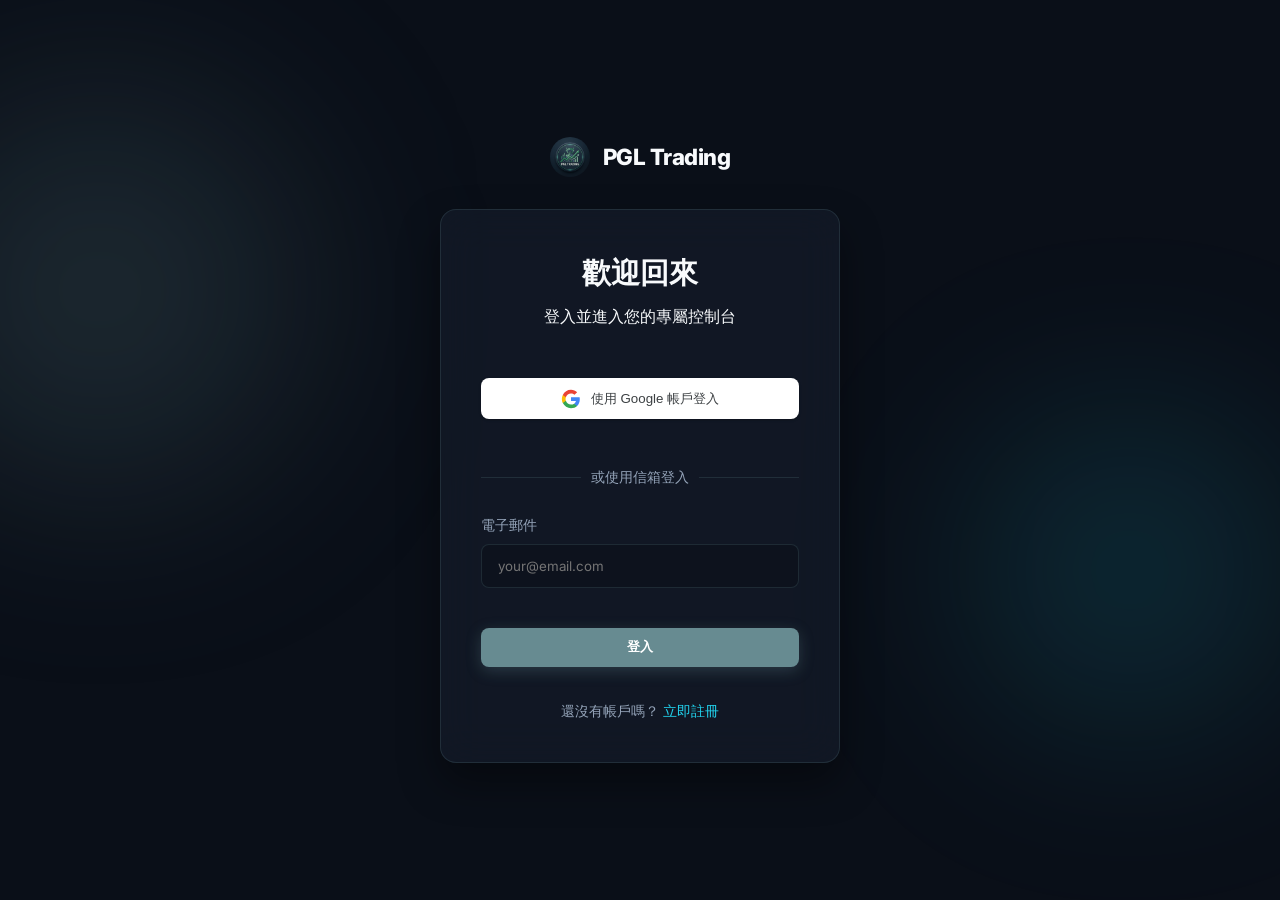
<file: login.html>
﻿<!DOCTYPE html>
<html lang="zh-TW">
<head>
    <script src="mock-api.js"></script>
    <meta charset="UTF-8">
    <meta name="viewport" content="width=device-width, initial-scale=1.0">
    <title>登入 - PGL Trading Bot</title>
    <link rel="preconnect" href="https://fonts.googleapis.com">
    <link rel="preconnect" href="https://fonts.gstatic.com" crossorigin>
    <link href="https://fonts.googleapis.com/css2?family=Inter:wght@300;400;600;800&display=swap" rel="stylesheet">
    <link rel="stylesheet" href="style.css?v=7">
    <!-- Google OAuth2 Identity Services SDK -->
    <script src="https://accounts.google.com/gsi/client" async defer></script>
</head>
<body class="auth-page">
    <div class="glow glow-1"></div>
    <div class="glow glow-2"></div>

    <div class="auth-container">
        <a href="index.html" class="logo auth-logo">
            <img src="logo.png" alt="PGL Logo" class="logo-img">
            <span class="logo-text">PGL Trading</span>
        </a>
        
        <div class="glass-panel auth-panel fade-in appear">
            <h2>歡迎回來</h2>
            <p class="text-muted">登入並進入您的專屬控制台</p>
            
            <div id="googleSignInContainer" style="width: 100%; display: flex; justify-content: center; margin-bottom: 1.5rem;">
                <button type="button" id="googleSignIn" class="btn btn-google btn-block" style="width: 100%;">
                    <svg viewBox="0 0 24 24" width="20" height="20" xmlns="http://www.w3.org/2000/svg"><path d="M22.56 12.25c0-.78-.07-1.53-.2-2.25H12v4.26h5.92c-.26 1.37-1.04 2.53-2.21 3.31v2.77h3.57c2.08-1.92 3.28-4.74 3.28-8.09z" fill="#4285F4"/><path d="M12 23c2.97 0 5.46-.98 7.28-2.66l-3.57-2.77c-.98.66-2.23 1.06-3.71 1.06-2.86 0-5.29-1.93-6.16-4.53H2.18v2.84C3.99 20.53 7.7 23 12 23z" fill="#34A853"/><path d="M5.84 14.09c-.22-.66-.35-1.36-.35-2.09s.13-1.43.35-2.09V7.07H2.18C1.43 8.55 1 10.22 1 12s.43 3.45 1.18 4.93l2.85-2.22.81-.62z" fill="#FBBC05"/><path d="M12 5.38c1.62 0 3.06.56 4.21 1.64l3.15-3.15C17.45 2.09 14.97 1 12 1 7.7 1 3.99 3.47 2.18 7.07l3.66 2.84c.87-2.6 3.3-4.53 6.16-4.53z" fill="#EA4335"/></svg>
                    使用 Google 帳戶登入
                </button>
            </div>
            
            <div class="divider">
                <span>或使用信箱登入</span>
            </div>

            <form id="loginForm">
                <div class="form-group">
                    <label for="email">電子郵件</label>
                    <input type="email" id="email" name="email" required placeholder="your@email.com">
                </div>
                <button type="submit" class="btn btn-primary btn-block">登入</button>
            </form>
            
            <div class="auth-footer">
                還沒有帳戶嗎？ <a href="register.html" class="text-accent">立即註冊</a>
            </div>
        </div>
    </div>

    <script src="login.js?v=7"></script>
</body>
</html>
</file>
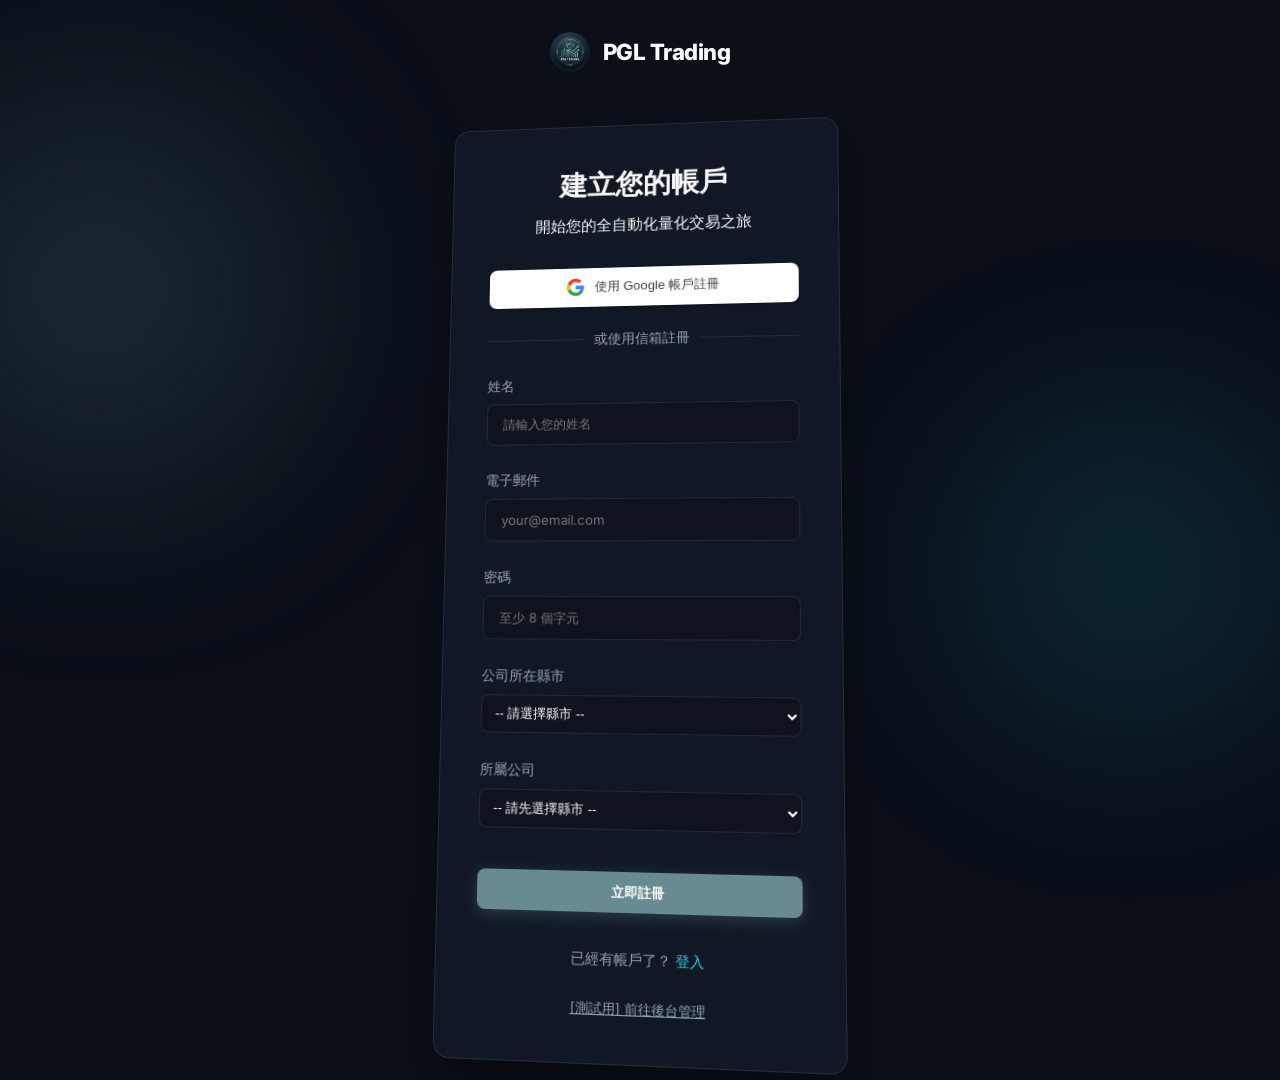
<file: register.html>
﻿<!DOCTYPE html>
<html lang="zh-TW">
<head>
    <script src="mock-api.js"></script>
    <meta charset="UTF-8">
    <meta name="viewport" content="width=device-width, initial-scale=1.0">
    <title>註冊 - PGL Trading Bot</title>
    <link rel="preconnect" href="https://fonts.googleapis.com">
    <link rel="preconnect" href="https://fonts.gstatic.com" crossorigin>
    <link href="https://fonts.googleapis.com/css2?family=Inter:wght@300;400;600;800&display=swap" rel="stylesheet">
    <link rel="stylesheet" href="style.css?v=7">
</head>
<body class="auth-page">
    <div class="glow glow-1"></div>
    <div class="glow glow-2"></div>

    <div class="auth-container">
        <a href="index.html" class="logo auth-logo">
            <img src="logo.png" alt="PGL Logo" class="logo-img">
            <span class="logo-text">PGL Trading</span>
        </a>
        
        <div class="glass-panel auth-panel">
            <h2>建立您的帳戶</h2>
            <p class="text-muted">開始您的全自動化量化交易之旅</p>
            
            <button type="button" id="googleSignIn" class="btn btn-google btn-block">
                <svg viewBox="0 0 24 24" width="20" height="20" xmlns="http://www.w3.org/2000/svg"><path d="M22.56 12.25c0-.78-.07-1.53-.2-2.25H12v4.26h5.92c-.26 1.37-1.04 2.53-2.21 3.31v2.77h3.57c2.08-1.92 3.28-4.74 3.28-8.09z" fill="#4285F4"/><path d="M12 23c2.97 0 5.46-.98 7.28-2.66l-3.57-2.77c-.98.66-2.23 1.06-3.71 1.06-2.86 0-5.29-1.93-6.16-4.53H2.18v2.84C3.99 20.53 7.7 23 12 23z" fill="#34A853"/><path d="M5.84 14.09c-.22-.66-.35-1.36-.35-2.09s.13-1.43.35-2.09V7.07H2.18C1.43 8.55 1 10.22 1 12s.43 3.45 1.18 4.93l2.85-2.22.81-.62z" fill="#FBBC05"/><path d="M12 5.38c1.62 0 3.06.56 4.21 1.64l3.15-3.15C17.45 2.09 14.97 1 12 1 7.7 1 3.99 3.47 2.18 7.07l3.66 2.84c.87-2.6 3.3-4.53 6.16-4.53z" fill="#EA4335"/></svg>
                使用 Google 帳戶註冊
            </button>
            
            <div class="divider">
                <span>或使用信箱註冊</span>
            </div>

            <form id="registerForm">
                <div class="form-group">
                    <label for="name">姓名</label>
                    <input type="text" id="name" name="name" required placeholder="請輸入您的姓名">
                </div>
                <div class="form-group">
                    <label for="email">電子郵件</label>
                    <input type="email" id="email" name="email" required placeholder="your@email.com">
                </div>
                <div class="form-group">
                    <label for="password">密碼</label>
                    <input type="password" id="password" name="password" required placeholder="至少 8 個字元">
                </div>
                <div class="form-group">
                    <label for="companyCity">公司所在縣市</label>
                    <select id="companyCity" style="width:100%; padding:0.6rem; border-radius:8px; border:1px solid var(--border-color); background:rgba(10,15,24,0.5); border:1px solid var(--border-color); color:white;">
                        <option value="">-- 請選擇縣市 --</option>
                    </select>
                </div>
                <div class="form-group">
                    <label for="companySelect">所屬公司</label>
                    <select id="companySelect" name="company_id" style="width:100%; padding:0.6rem; border-radius:8px; border:1px solid var(--border-color); background:rgba(10,15,24,0.5); border:1px solid var(--border-color); color:white;" required>
                        <option value="">-- 請先選擇縣市 --</option>
                    </select>
                </div>
                <button type="submit" class="btn btn-primary btn-block">立即註冊</button>
            </form>
            
            <div class="auth-footer">
                已經有帳戶了？ <a href="login.html" class="text-accent">登入</a>
                <br><br>
                <a href="admin.html" class="text-muted" style="font-size: 0.8rem; text-decoration: underline;">[測試用] 前往後台管理</a>
            </div>
        </div>
    </div>

    <script src="auth.js?v=7"></script>
</body>
</html>
</file>
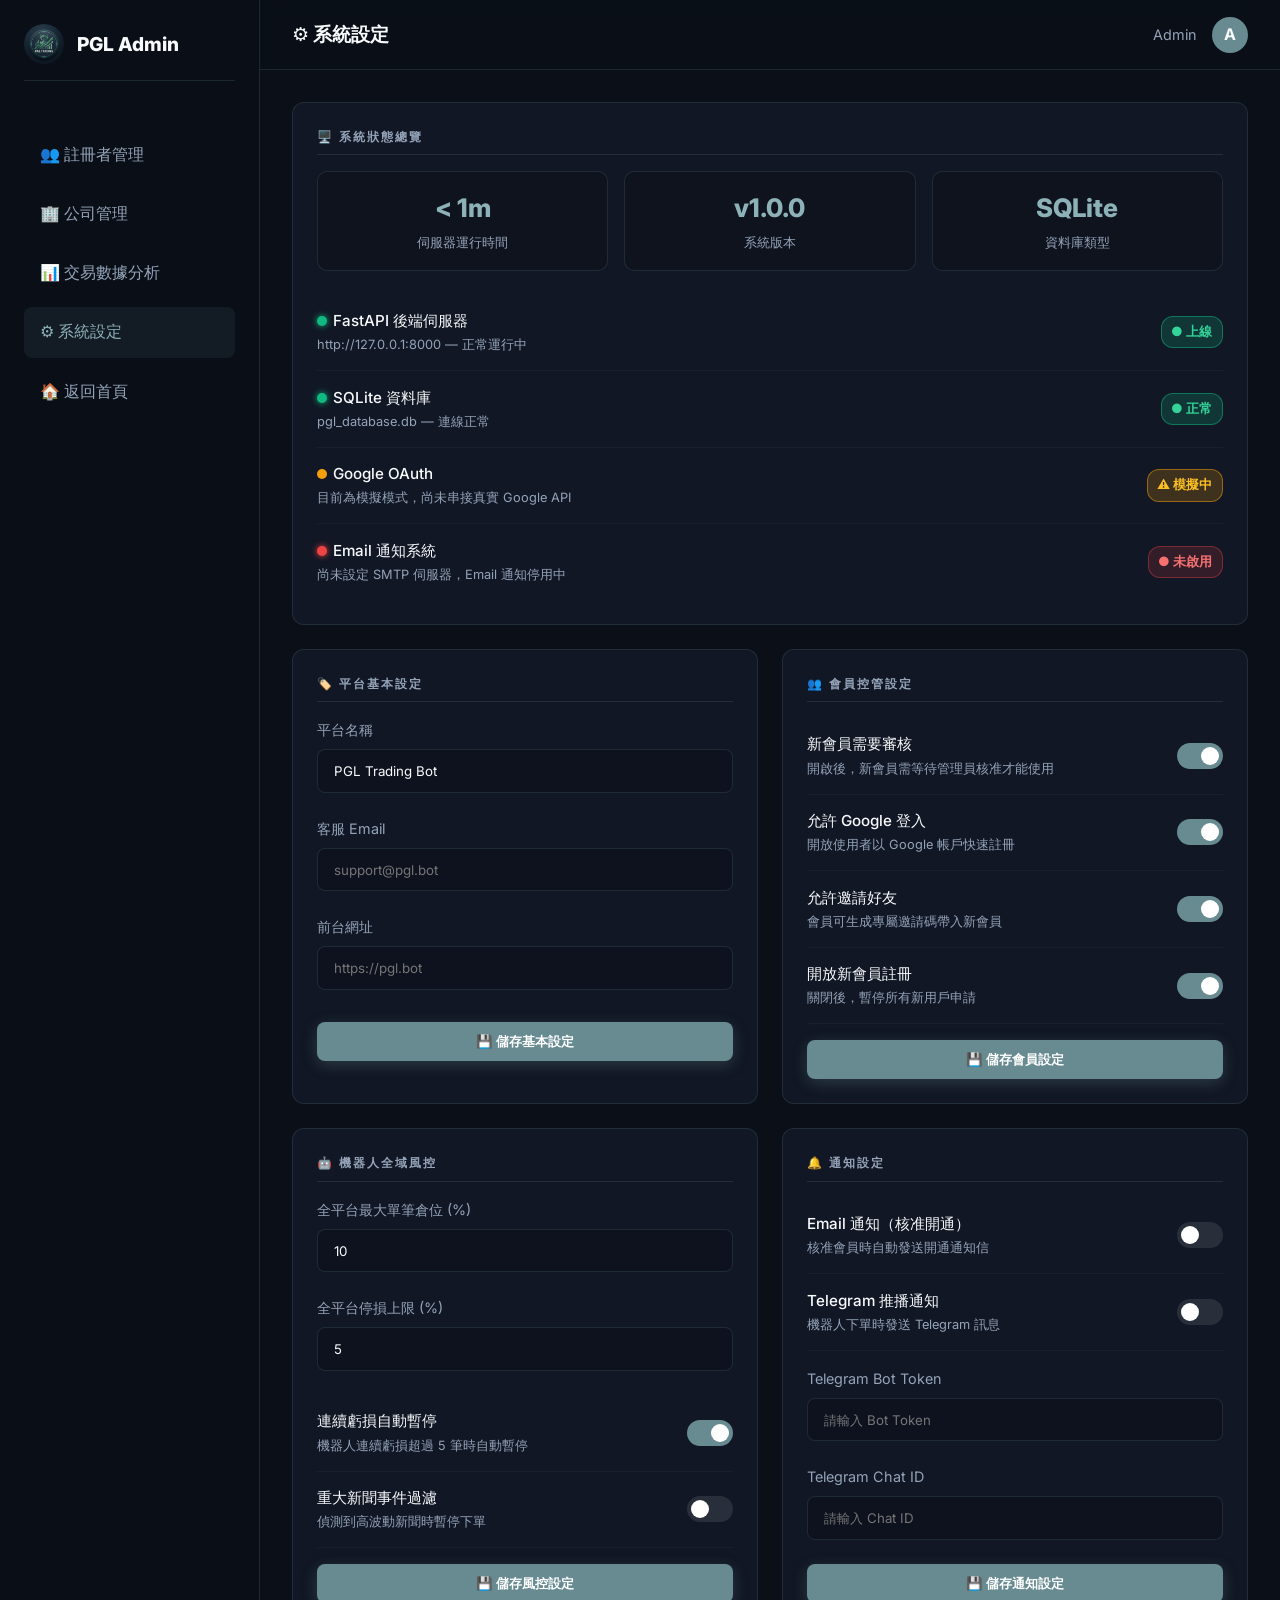
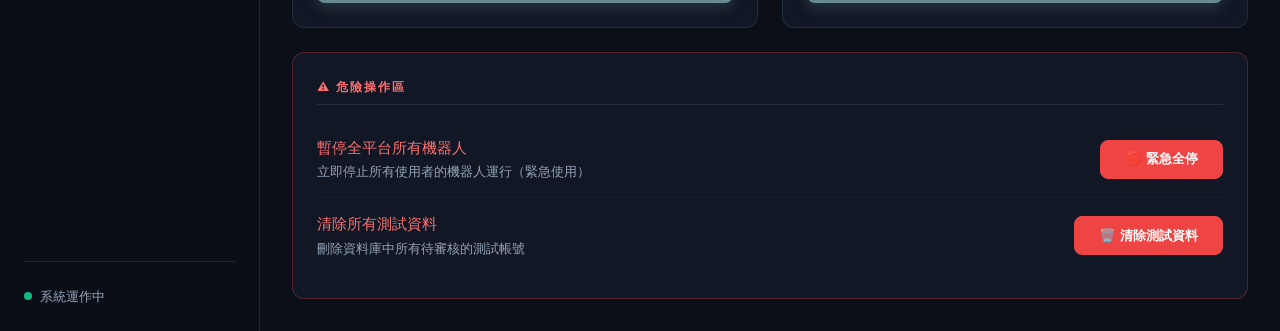
<file: settings.html>
﻿<!DOCTYPE html>
<html lang="zh-TW">
<head>
    <script src="mock-api.js"></script>
    <meta charset="UTF-8">
    <meta name="viewport" content="width=device-width, initial-scale=1.0">
    <title>系統設定 — PGL Admin</title>
    <link rel="preconnect" href="https://fonts.googleapis.com">
    <link rel="preconnect" href="https://fonts.gstatic.com" crossorigin>
    <link href="https://fonts.googleapis.com/css2?family=Inter:wght@300;400;500;600;700;800&display=swap" rel="stylesheet">
    <link rel="stylesheet" href="style.css?v=7">
    <link rel="stylesheet" href="admin-users.css?v=7">
    <style>
        .settings-grid {
            display: grid;
            grid-template-columns: 1fr 1fr;
            gap: 1.5rem;
        }
        .settings-section-title {
            font-size: 0.75rem;
            font-weight: 700;
            letter-spacing: 2px;
            color: var(--text-muted);
            text-transform: uppercase;
            margin-bottom: 1rem;
            padding-bottom: 0.5rem;
            border-bottom: 1px solid var(--border-color);
        }
        .setting-row {
            display: flex;
            align-items: center;
            justify-content: space-between;
            padding: 0.9rem 0;
            border-bottom: 1px solid rgba(103,139,145,0.08);
        }
        .setting-row:last-child { border-bottom: none; }
        .setting-label { font-size: 0.95rem; font-weight: 500; }
        .setting-desc { font-size: 0.8rem; color: var(--text-muted); margin-top: 2px; }
        /* Toggle Switch */
        .toggle { position: relative; display: inline-block; width: 46px; height: 26px; flex-shrink: 0; }
        .toggle input { opacity: 0; width: 0; height: 0; }
        .toggle-slider {
            position: absolute; inset: 0; background: rgba(255,255,255,0.1);
            border-radius: 26px; cursor: pointer; transition: 0.3s;
        }
        .toggle-slider:before {
            content: ''; position: absolute; height: 18px; width: 18px;
            left: 4px; bottom: 4px; background: white;
            border-radius: 50%; transition: 0.3s;
        }
        .toggle input:checked + .toggle-slider { background: var(--brand-primary); }
        .toggle input:checked + .toggle-slider:before { transform: translateX(20px); }
        /* Platform Stats */
        .platform-stats { display: grid; grid-template-columns: repeat(3, 1fr); gap: 1rem; margin-bottom: 1.5rem; }
        .platform-stat { background: rgba(10,15,24,0.4); border-radius: 10px; padding: 1rem; text-align: center; border: 1px solid var(--border-color); }
        .platform-stat-val { font-size: 1.6rem; font-weight: 800; color: var(--brand-primary-light); }
        .platform-stat-label { font-size: 0.8rem; color: var(--text-muted); margin-top: 4px; }
        /* Status dot */
        .status-dot { width: 10px; height: 10px; border-radius: 50%; display: inline-block; margin-right: 6px; }
        .dot-green { background: #10b981; box-shadow: 0 0 6px #10b981; }
        .dot-red { background: #ef4444; box-shadow: 0 0 6px #ef4444; }
        .dot-yellow { background: #f59e0b; }
        /* Full width card */
        .full-col { grid-column: 1 / -1; }
    </style>
</head>
<body class="admin-body">
<div class="admin-layout">

    <!-- 側邊欄 -->
    <aside class="sidebar" id="sidebar">
        <div class="sidebar-logo">
            <img src="logo.png" alt="PGL Logo" class="logo-img">
            <span class="logo-text">PGL Admin</span>
        </div>
        <ul class="sidebar-nav">
            <li><a href="admin.html">👥 註冊者管理</a></li>
            <li><a href="companies.html">🏢 公司管理</a></li>
            <li><a href="dashboard.html">📊 交易數據分析</a></li>
            <li><a href="settings.html" class="active">⚙️ 系統設定</a></li>
            <li><a href="index.html">🏠 返回首頁</a></li>
        </ul>
        <div class="sidebar-footer">
            <div class="admin-badge">
                <span class="badge-dot"></span>
                <span>系統運作中</span>
            </div>
        </div>
    </aside>

    <!-- 主區塊 -->
    <main class="admin-main">
        <header class="admin-header">
            <div class="header-left">
                <button class="sidebar-toggle" id="sidebarToggle">☰</button>
                <h2 class="page-title">⚙️ 系統設定</h2>
            </div>
            <div class="admin-user-info">
                <span class="admin-name">Admin</span>
                <div class="avatar">A</div>
            </div>
        </header>

        <div class="admin-content">

            <!-- 系統狀態總覽 -->
            <div class="admin-card full-col" style="margin-bottom: 1.5rem;">
                <p class="settings-section-title">🖥️ 系統狀態總覽</p>
                <div class="platform-stats">
                    <div class="platform-stat">
                        <div class="platform-stat-val" id="sysUptime">—</div>
                        <div class="platform-stat-label">伺服器運行時間</div>
                    </div>
                    <div class="platform-stat">
                        <div class="platform-stat-val" id="sysVersion">v1.0.0</div>
                        <div class="platform-stat-label">系統版本</div>
                    </div>
                    <div class="platform-stat">
                        <div class="platform-stat-val" id="sysDb">SQLite</div>
                        <div class="platform-stat-label">資料庫類型</div>
                    </div>
                </div>
                <div class="setting-row">
                    <div>
                        <div class="setting-label"><span class="status-dot dot-green"></span>FastAPI 後端伺服器</div>
                        <div class="setting-desc">http://127.0.0.1:8000 — 正常運行中</div>
                    </div>
                    <span class="badge badge-approved">● 上線</span>
                </div>
                <div class="setting-row">
                    <div>
                        <div class="setting-label"><span class="status-dot dot-green"></span>SQLite 資料庫</div>
                        <div class="setting-desc">pgl_database.db — 連線正常</div>
                    </div>
                    <span class="badge badge-approved">● 正常</span>
                </div>
                <div class="setting-row">
                    <div>
                        <div class="setting-label"><span class="status-dot dot-yellow"></span>Google OAuth</div>
                        <div class="setting-desc">目前為模擬模式，尚未串接真實 Google API</div>
                    </div>
                    <span class="badge badge-pending">⚠ 模擬中</span>
                </div>
                <div class="setting-row">
                    <div>
                        <div class="setting-label"><span class="status-dot dot-red"></span>Email 通知系統</div>
                        <div class="setting-desc">尚未設定 SMTP 伺服器，Email 通知停用中</div>
                    </div>
                    <span class="badge" style="background:rgba(239,68,68,0.15);color:#f87171;border:1px solid rgba(239,68,68,0.4);">● 未啟用</span>
                </div>
            </div>

            <div class="settings-grid">

                <!-- 平台基本設定 -->
                <div class="admin-card">
                    <p class="settings-section-title">🏷️ 平台基本設定</p>
                    <div class="form-group">
                        <label>平台名稱</label>
                        <input type="text" id="platformName" value="PGL Trading Bot">
                    </div>
                    <div class="form-group">
                        <label>客服 Email</label>
                        <input type="email" id="supportEmail" placeholder="support@pgl.bot">
                    </div>
                    <div class="form-group">
                        <label>前台網址</label>
                        <input type="text" id="siteUrl" placeholder="https://pgl.bot">
                    </div>
                    <button class="btn btn-primary" style="width:100%; margin-top:0.5rem;" onclick="savePlatformSettings()">💾 儲存基本設定</button>
                </div>

                <!-- 會員控管設定 -->
                <div class="admin-card">
                    <p class="settings-section-title">👥 會員控管設定</p>
                    <div class="setting-row">
                        <div>
                            <div class="setting-label">新會員需要審核</div>
                            <div class="setting-desc">開啟後，新會員需等待管理員核准才能使用</div>
                        </div>
                        <label class="toggle">
                            <input type="checkbox" id="requireApproval" checked>
                            <span class="toggle-slider"></span>
                        </label>
                    </div>
                    <div class="setting-row">
                        <div>
                            <div class="setting-label">允許 Google 登入</div>
                            <div class="setting-desc">開放使用者以 Google 帳戶快速註冊</div>
                        </div>
                        <label class="toggle">
                            <input type="checkbox" id="allowGoogle" checked>
                            <span class="toggle-slider"></span>
                        </label>
                    </div>
                    <div class="setting-row">
                        <div>
                            <div class="setting-label">允許邀請好友</div>
                            <div class="setting-desc">會員可生成專屬邀請碼帶入新會員</div>
                        </div>
                        <label class="toggle">
                            <input type="checkbox" id="allowInvite" checked>
                            <span class="toggle-slider"></span>
                        </label>
                    </div>
                    <div class="setting-row">
                        <div>
                            <div class="setting-label">開放新會員註冊</div>
                            <div class="setting-desc">關閉後，暫停所有新用戶申請</div>
                        </div>
                        <label class="toggle">
                            <input type="checkbox" id="allowRegister" checked>
                            <span class="toggle-slider"></span>
                        </label>
                    </div>
                    <button class="btn btn-primary" style="width:100%; margin-top:1rem;" onclick="saveMemberSettings()">💾 儲存會員設定</button>
                </div>

                <!-- 機器人全域風控 -->
                <div class="admin-card">
                    <p class="settings-section-title">🤖 機器人全域風控</p>
                    <div class="form-group">
                        <label>全平台最大單筆倉位 (%)</label>
                        <input type="number" id="globalMaxPos" value="10" min="1" max="100">
                    </div>
                    <div class="form-group">
                        <label>全平台停損上限 (%)</label>
                        <input type="number" id="globalStopLoss" value="5" min="0.1" max="50" step="0.1">
                    </div>
                    <div class="setting-row">
                        <div>
                            <div class="setting-label">連續虧損自動暫停</div>
                            <div class="setting-desc">機器人連續虧損超過 5 筆時自動暫停</div>
                        </div>
                        <label class="toggle">
                            <input type="checkbox" id="autoStopLoss" checked>
                            <span class="toggle-slider"></span>
                        </label>
                    </div>
                    <div class="setting-row">
                        <div>
                            <div class="setting-label">重大新聞事件過濾</div>
                            <div class="setting-desc">偵測到高波動新聞時暫停下單</div>
                        </div>
                        <label class="toggle">
                            <input type="checkbox" id="newsFilter">
                            <span class="toggle-slider"></span>
                        </label>
                    </div>
                    <button class="btn btn-primary" style="width:100%; margin-top:1rem;" onclick="saveRiskSettings()">💾 儲存風控設定</button>
                </div>

                <!-- 通知設定 -->
                <div class="admin-card">
                    <p class="settings-section-title">🔔 通知設定</p>
                    <div class="setting-row">
                        <div>
                            <div class="setting-label">Email 通知（核准開通）</div>
                            <div class="setting-desc">核准會員時自動發送開通通知信</div>
                        </div>
                        <label class="toggle">
                            <input type="checkbox" id="emailNotify">
                            <span class="toggle-slider"></span>
                        </label>
                    </div>
                    <div class="setting-row">
                        <div>
                            <div class="setting-label">Telegram 推播通知</div>
                            <div class="setting-desc">機器人下單時發送 Telegram 訊息</div>
                        </div>
                        <label class="toggle">
                            <input type="checkbox" id="telegramNotify">
                            <span class="toggle-slider"></span>
                        </label>
                    </div>
                    <div class="form-group" style="margin-top:1rem;">
                        <label>Telegram Bot Token</label>
                        <input type="password" id="telegramToken" placeholder="請輸入 Bot Token">
                    </div>
                    <div class="form-group">
                        <label>Telegram Chat ID</label>
                        <input type="text" id="telegramChatId" placeholder="請輸入 Chat ID">
                    </div>
                    <button class="btn btn-primary" style="width:100%;" onclick="saveNotifySettings()">💾 儲存通知設定</button>
                </div>

                <!-- 危險操作區 -->
                <div class="admin-card full-col" style="border-color: rgba(239,68,68,0.3);">
                    <p class="settings-section-title" style="color:#f87171;">⚠️ 危險操作區</p>
                    <div class="setting-row">
                        <div>
                            <div class="setting-label" style="color:#f87171;">暫停全平台所有機器人</div>
                            <div class="setting-desc">立即停止所有使用者的機器人運行（緊急使用）</div>
                        </div>
                        <button class="btn btn-danger" onclick="emergencyStop()">🛑 緊急全停</button>
                    </div>
                    <div class="setting-row">
                        <div>
                            <div class="setting-label" style="color:#f87171;">清除所有測試資料</div>
                            <div class="setting-desc">刪除資料庫中所有待審核的測試帳號</div>
                        </div>
                        <button class="btn btn-danger" id="clearDataBtn" onclick="clearTestData()">🗑️ 清除測試資料</button>
                    </div>
                </div>

            </div><!-- /settings-grid -->
        </div><!-- /admin-content -->
    </main>
</div>

<div class="toast-container" id="toastContainer"></div>

<script>
function showToast(msg, type='info') {
    const tc = document.getElementById('toastContainer');
    const t = document.createElement('div');
    t.className = `toast ${type}`;
    t.innerHTML = `<span>${{success:'✅',error:'❌',info:'ℹ️'}[type]}</span> ${msg}`;
    tc.appendChild(t);
    setTimeout(() => { t.classList.add('hide'); t.addEventListener('animationend', () => t.remove()); }, 3000);
}

// 模擬系統運行時間
function updateUptime() {
    const startTime = Date.now();
    setInterval(() => {
        const mins = Math.floor((Date.now() - startTime) / 60000);
        const hrs = Math.floor(mins / 60);
        const el = document.getElementById('sysUptime');
        if (el) el.textContent = hrs > 0 ? `${hrs}h ${mins % 60}m` : `${mins}m`;
    }, 5000);
    document.getElementById('sysUptime').textContent = '< 1m';
}

function savePlatformSettings() {
    showToast('平台基本設定已儲存！', 'success');
}
function saveMemberSettings() {
    showToast('會員控管設定已儲存！', 'success');
}
function saveRiskSettings() {
    showToast('全域風控設定已儲存！', 'success');
}
function saveNotifySettings() {
    const tg = document.getElementById('telegramNotify').checked;
    if (tg && !document.getElementById('telegramToken').value) {
        showToast('請填寫 Telegram Bot Token！', 'error');
        return;
    }
    showToast('通知設定已儲存！', 'success');
}
function emergencyStop() {
    if (confirm('⚠️ 確定要緊急停止全平台所有機器人嗎？')) {
        showToast('🛑 已發送緊急停止指令至所有機器人！', 'error');
    }
}
async function clearTestData() {
    if (confirm('確定要清除所有待審核的測試資料嗎？')) {
        try {
            const res = await fetch('/api/users');
            if (res.ok) {
                const users = await res.json();
                const pendingIds = users.filter(u => u.status === 'pending').map(u => u.id);
                if (pendingIds.length === 0) {
                    showToast('沒有待審核的測試資料可清除！', 'info');
                    return;
                }
                const bulkRes = await fetch('/api/users/bulk', {
                    method: 'POST',
                    headers: {'Content-Type': 'application/json'},
                    body: JSON.stringify({user_ids: pendingIds, action: 'reject'})
                });
                if (bulkRes.ok) {
                    showToast('✅ 待審核測試資料已清除！', 'success');
                } else {
                    showToast('清除失敗！', 'error');
                }
            }
        } catch(e) {
            showToast('連線失敗！', 'error');
        }
    }
}

document.getElementById('sidebarToggle').addEventListener('click', () => {
    document.getElementById('sidebar').classList.toggle('open');
});

updateUptime();
</script>
</body>
</html>
</file>
<file: style.css>
﻿
:root {
    /* Logo 提取的品牌色：湖水藍/灰綠色系 */
    --brand-primary: #678B91;
    --brand-primary-light: #8cb1b7;
    --brand-primary-dark: #4d6d72;
    --brand-accent: #22d3ee;
    
    /* 深色主題背景與文字 */
    --bg-dark: #0a0f18;
    --bg-card: rgba(20, 28, 42, 0.7);
    --bg-glass: rgba(103, 139, 145, 0.1);
    
    --text-main: #f8fafc;
    --text-muted: #94a3b8;
    
    --border-color: rgba(103, 139, 145, 0.2);
    
    /* 動畫與其他 */
    --transition-fast: 0.2s ease;
    --transition-smooth: 0.4s cubic-bezier(0.16, 1, 0.3, 1);
    --font-main: 'Inter', system-ui, -apple-system, sans-serif;
}

* {
    margin: 0;
    padding: 0;
    box-sizing: border-box;
}

html {
    scroll-behavior: smooth;
}

body {
    font-family: var(--font-main);
    background-color: var(--bg-dark);
    color: var(--text-main);
    line-height: 1.6;
    overflow-x: hidden;
}

a {
    text-decoration: none;
    color: inherit;
}

/* 按鈕樣式 */
.btn {
    display: inline-block;
    padding: 0.6rem 1.5rem;
    border-radius: 8px;
    font-weight: 600;
    text-align: center;
    cursor: pointer;
    transition: var(--transition-smooth);
    border: 1px solid transparent;
}

.btn-primary {
    background-color: var(--brand-primary);
    color: white;
    box-shadow: 0 4px 15px rgba(103, 139, 145, 0.3);
}

.btn-primary:hover {
    background-color: var(--brand-primary-light);
    box-shadow: 0 6px 20px rgba(103, 139, 145, 0.5);
    transform: translateY(-2px);
}

.btn-secondary {
    background-color: transparent;
    border-color: var(--brand-primary);
    color: var(--brand-primary-light);
}

.btn-secondary:hover {
    background-color: rgba(103, 139, 145, 0.1);
    transform: translateY(-2px);
}

.btn-large {
    padding: 0.8rem 2rem;
    font-size: 1.1rem;
}

/* 漸層文字 */
.text-gradient {
    background: linear-gradient(135deg, var(--brand-primary-light), var(--brand-accent));
    -webkit-background-clip: text;
    -webkit-text-fill-color: transparent;
    background-clip: text;
}

/* 導覽列 */
#navbar {
    position: fixed;
    top: 0;
    width: 100%;
    z-index: 1000;
    padding: 1.5rem 0;
    transition: var(--transition-smooth);
}

#navbar.scrolled {
    padding: 1rem 0;
    background-color: rgba(10, 15, 24, 0.85);
    backdrop-filter: blur(12px);
    border-bottom: 1px solid var(--border-color);
}

.nav-container {
    max-width: 1200px;
    margin: 0 auto;
    padding: 0 2rem;
    display: flex;
    justify-content: space-between;
    align-items: center;
}

.logo {
    display: flex;
    align-items: center;
    gap: 0.8rem;
    font-weight: 800;
    font-size: 1.4rem;
    letter-spacing: -0.5px;
}

.logo-img {
    width: 40px;
    height: 40px;
    border-radius: 50%;
    object-fit: contain;
}

.nav-links {
    display: flex;
    list-style: none;
    gap: 2rem;
}

.nav-links a {
    color: var(--text-main);
    font-weight: 400;
    transition: var(--transition-fast);
}

.nav-links a:hover {
    color: var(--brand-primary-light);
}

.mobile-only-btn {
    display: none;
}

.mobile-menu-toggle {
    display: none;
    flex-direction: column;
    gap: 5px;
    cursor: pointer;
    padding: 12px;
    margin: -12px;
}

.mobile-menu-toggle span {
    width: 25px;
    height: 2px;
    background-color: white;
    transition: 0.3s;
}

.mobile-nav-right {
    display: none;
}

.mobile-visible-login {
    display: none;
    padding: 0.4rem 0.8rem !important;
    font-size: 0.82rem !important;
    border-radius: 6px !important;
}

/* 主視覺區 (Hero) */
.hero {
    position: relative;
    min-height: 100vh;
    display: flex;
    align-items: center;
    max-width: 1200px;
    margin: 0 auto;
    padding: 8rem 2rem 4rem;
    overflow: hidden;
}

.glow {
    position: absolute;
    border-radius: 50%;
    filter: blur(100px);
    z-index: -1;
}

.glow-1 {
    width: 400px;
    height: 400px;
    background-color: rgba(103, 139, 145, 0.2);
    top: 10%;
    left: -100px;
}

.glow-2 {
    width: 300px;
    height: 300px;
    background-color: rgba(34, 211, 238, 0.15);
    bottom: 20%;
    right: 0;
}

.hero-content {
    flex: 1;
    z-index: 1;
}

.hero-badge {
    display: inline-block;
    padding: 0.4rem 1rem;
    background: var(--bg-glass);
    border: 1px solid var(--border-color);
    border-radius: 20px;
    font-size: 0.85rem;
    font-weight: 600;
    color: var(--brand-primary-light);
    margin-bottom: 1.5rem;
}

.hero h1 {
    font-size: 4rem;
    font-weight: 800;
    line-height: 1.1;
    margin-bottom: 1.5rem;
    letter-spacing: -1px;
}

.hero-subtitle {
    font-size: 1.2rem;
    color: var(--text-muted);
    margin-bottom: 2.5rem;
    max-width: 500px;
}

.hero-actions {
    display: flex;
    gap: 1rem;
    margin-bottom: 3rem;
}

.hero-stats {
    display: flex;
    gap: 3rem;
    border-top: 1px solid var(--border-color);
    padding-top: 2rem;
}

.hero-stat-item {
    display: flex;
    flex-direction: column;
}

.stat-value {
    font-size: 1.5rem;
    font-weight: 800;
    color: var(--text-main);
}

.stat-label {
    font-size: 0.9rem;
    color: var(--text-muted);
}

.hero-visual {
    flex: 1;
    display: flex;
    justify-content: flex-end;
    z-index: 1;
}

/* Glassmorphism Dashboard Mockup */
.glass-panel {
    background: var(--bg-card);
    backdrop-filter: blur(20px);
    border: 1px solid var(--border-color);
    border-radius: 16px;
    box-shadow: 0 20px 40px rgba(0,0,0,0.4);
    padding: 1.5rem;
    width: 100%;
    max-width: 500px;
    transform: perspective(1000px) rotateY(-5deg) rotateX(5deg);
    transition: transform 0.5s ease;
}

.glass-panel:hover {
    transform: perspective(1000px) rotateY(0deg) rotateX(0deg);
}

.mock-header {
    display: flex;
    align-items: center;
    margin-bottom: 1.5rem;
    border-bottom: 1px solid var(--border-color);
    padding-bottom: 1rem;
}

.mock-dots {
    display: flex;
    gap: 6px;
    margin-right: 15px;
}

.mock-dots span {
    width: 10px;
    height: 10px;
    border-radius: 50%;
    background-color: #ff5f56;
}
.mock-dots span:nth-child(2) { background-color: #ffbd2e; }
.mock-dots span:nth-child(3) { background-color: #27c93f; }

.mock-title {
    font-size: 0.9rem;
    font-weight: 600;
    color: var(--text-muted);
}

.mock-chart {
    height: 200px;
    position: relative;
    display: flex;
    align-items: flex-end;
}

.chart-line {
    position: absolute;
    top: 50%;
    left: 0;
    width: 100%;
    height: 2px;
    background: linear-gradient(90deg, transparent, var(--brand-accent), transparent);
    box-shadow: 0 0 10px var(--brand-accent);
}

.chart-bars {
    display: flex;
    justify-content: space-between;
    align-items: flex-end;
    width: 100%;
    height: 100%;
    padding-top: 20px;
}

.bar {
    width: 12%;
    border-radius: 4px 4px 0 0;
    opacity: 0.8;
}

.bar-up { background-color: #10b981; }
.bar-down { background-color: #ef4444; }


/* 功能區 */
.features {
    padding: 8rem 2rem;
    max-width: 1200px;
    margin: 0 auto;
}

.section-header {
    text-align: center;
    margin-bottom: 4rem;
}

.section-header h2 {
    font-size: 2.5rem;
    font-weight: 800;
    margin-bottom: 1rem;
}

.section-header p {
    color: var(--text-muted);
    font-size: 1.1rem;
}

.features-grid {
    display: grid;
    grid-template-columns: repeat(auto-fit, minmax(300px, 1fr));
    gap: 2rem;
}

.feature-card {
    background: var(--bg-card);
    border: 1px solid var(--border-color);
    border-radius: 16px;
    padding: 2.5rem 2rem;
    transition: var(--transition-smooth);
}

.feature-card:hover {
    transform: translateY(-10px);
    border-color: var(--brand-primary-light);
    box-shadow: 0 10px 30px rgba(103, 139, 145, 0.1);
}

.feature-icon {
    font-size: 3rem;
    margin-bottom: 1.5rem;
    display: inline-block;
    padding: 1rem;
    background: var(--bg-glass);
    border-radius: 12px;
}

.feature-card h3 {
    font-size: 1.4rem;
    margin-bottom: 1rem;
}

.feature-card p {
    color: var(--text-muted);
}

/* 數據區 */
.stats {
    background: linear-gradient(to right, rgba(10, 15, 24, 1), rgba(20, 28, 42, 1));
    padding: 6rem 2rem;
    border-top: 1px solid var(--border-color);
    border-bottom: 1px solid var(--border-color);
}

.stats-container {
    max-width: 1000px;
    margin: 0 auto;
    display: grid;
    grid-template-columns: repeat(3, 1fr);
    text-align: center;
    gap: 2rem;
}

.stat-box h3 {
    font-size: 3.5rem;
    font-weight: 800;
    display: inline;
    color: var(--brand-primary-light);
}

.stat-unit {
    font-size: 2rem;
    font-weight: 600;
    color: var(--brand-primary-light);
}

.stat-box p {
    color: var(--text-muted);
    font-size: 1.1rem;
    margin-top: 0.5rem;
}

/* 頁尾 */
footer {
    max-width: 1200px;
    margin: 0 auto;
    padding: 4rem 2rem 2rem;
}

.footer-content {
    display: flex;
    justify-content: space-between;
    margin-bottom: 4rem;
    flex-wrap: wrap;
    gap: 3rem;
}

.footer-brand {
    max-width: 300px;
}

.footer-brand p {
    margin-top: 1rem;
    color: var(--text-muted);
}

.footer-links {
    display: flex;
    gap: 4rem;
}

.link-column {
    display: flex;
    flex-direction: column;
    gap: 1rem;
}

.link-column h4 {
    font-size: 1.1rem;
    margin-bottom: 0.5rem;
}

.link-column a {
    color: var(--text-muted);
    transition: var(--transition-fast);
}

.link-column a:hover {
    color: var(--brand-primary-light);
}

.footer-bottom {
    text-align: center;
    padding-top: 2rem;
    border-top: 1px solid var(--border-color);
    color: var(--text-muted);
    font-size: 0.9rem;
}

/* 動畫 Utilities */
.fade-in {
    opacity: 0;
    transform: translateY(30px);
    transition: opacity 0.8s ease-out, transform 0.8s ease-out;
}

.fade-in.appear {
    opacity: 1;
    transform: translateY(0);
}

.delay-1 { transition-delay: 0.2s; }
.delay-2 { transition-delay: 0.4s; }

/* ==============================================================
   註冊頁面 & 後台管理樣式 (Auth & Admin)
   ============================================================== */

/* 註冊頁面 */
.auth-page {
    display: flex;
    justify-content: center;
    align-items: center;
    min-height: 100vh;
    padding: 2rem;
}

.auth-container {
    width: 100%;
    max-width: 400px;
    z-index: 10;
}

.auth-logo {
    justify-content: center;
    margin-bottom: 2rem;
}

.auth-panel {
    padding: 2.5rem;
}

.auth-panel h2 {
    font-size: 1.8rem;
    margin-bottom: 0.5rem;
    text-align: center;
}

.auth-panel p {
    text-align: center;
    margin-bottom: 2rem;
}

/* 表單 */
.form-group {
    margin-bottom: 1.5rem;
}

.form-group label {
    display: block;
    margin-bottom: 0.5rem;
    font-size: 0.9rem;
    color: var(--text-muted);
}

.form-flex-row {
    display: flex;
    gap: 1rem;
}

.form-group input {
    width: 100%;
    padding: 0.8rem 1rem;
    border-radius: 8px;
    background: rgba(10, 15, 24, 0.5);
    border: 1px solid var(--border-color);
    color: var(--text-main);
    font-family: var(--font-main);
    transition: var(--transition-fast);
}

.form-group input:focus {
    outline: none;
    border-color: var(--brand-primary-light);
    box-shadow: 0 0 0 3px rgba(103, 139, 145, 0.2);
}

.btn-block {
    width: 100%;
    margin-top: 1rem;
}

.btn-google {
    background-color: #ffffff;
    color: #3c4043;
    display: flex;
    align-items: center;
    justify-content: center;
    gap: 10px;
    font-weight: 500;
    margin-bottom: 1.5rem;
    box-shadow: 0 1px 3px rgba(0,0,0,0.2);
}

.btn-google:hover {
    background-color: #f8f9fa;
    box-shadow: 0 1px 3px rgba(0,0,0,0.3);
    transform: translateY(-2px);
}

.divider {
    display: flex;
    align-items: center;
    text-align: center;
    margin-bottom: 1.5rem;
    color: var(--text-muted);
}

.divider::before, .divider::after {
    content: '';
    flex: 1;
    border-bottom: 1px solid var(--border-color);
}

.divider span {
    padding: 0 10px;
    font-size: 0.85rem;
}

.auth-footer {
    margin-top: 2rem;
    text-align: center;
    font-size: 0.9rem;
    color: var(--text-muted);
}

.text-accent {
    color: var(--brand-accent);
}

/* 後台管理 (Admin) */
.admin-body {
    background-color: var(--bg-dark);
}

.admin-layout {
    display: flex;
    min-height: 100vh;
}

.sidebar {
    width: 260px;
    background-color: rgba(10, 15, 24, 0.95);
    border-right: 1px solid var(--border-color);
    padding: 1.5rem;
    display: flex;
    flex-direction: column;
}

.sidebar-logo {
    display: flex;
    align-items: center;
    gap: 0.8rem;
    font-weight: 800;
    font-size: 1.2rem;
    margin-bottom: 3rem;
    padding-bottom: 1rem;
    border-bottom: 1px solid var(--border-color);
}

.sidebar-nav {
    list-style: none;
    display: flex;
    flex-direction: column;
    gap: 0.5rem;
}

.sidebar-nav a {
    display: block;
    padding: 0.8rem 1rem;
    border-radius: 8px;
    color: var(--text-muted);
    transition: var(--transition-fast);
}

.sidebar-nav a:hover, .sidebar-nav a.active {
    background-color: rgba(103, 139, 145, 0.1);
    color: var(--brand-primary-light);
}

.admin-main {
    flex: 1;
    display: flex;
    flex-direction: column;
}

.admin-header {
    height: 70px;
    border-bottom: 1px solid var(--border-color);
    display: flex;
    align-items: center;
    justify-content: space-between;
    padding: 0 2rem;
    background-color: rgba(10, 15, 24, 0.8);
    backdrop-filter: blur(10px);
}

.admin-user-info {
    display: flex;
    align-items: center;
    gap: 1rem;
}

.avatar {
    width: 36px;
    height: 36px;
    background-color: var(--brand-primary);
    border-radius: 50%;
    display: flex;
    align-items: center;
    justify-content: center;
    font-weight: bold;
}

.admin-content {
    padding: 2rem;
    flex: 1;
    overflow-y: auto;
}

.admin-card {
    background: var(--bg-card);
    border: 1px solid var(--border-color);
    border-radius: 12px;
    padding: 1.5rem;
}

.card-header {
    display: flex;
    justify-content: space-between;
    align-items: center;
    margin-bottom: 1.5rem;
}

.btn-sm {
    padding: 0.4rem 0.8rem;
    font-size: 0.85rem;
}

/* 表格 */
.table-responsive {
    overflow-x: auto;
}

.admin-table {
    width: 100%;
    border-collapse: collapse;
    text-align: left;
}

.admin-table th, .admin-table td {
    padding: 1rem;
    border-bottom: 1px solid var(--border-color);
}

.admin-table th {
    color: var(--text-muted);
    font-weight: 600;
    font-size: 0.9rem;
}

.admin-table tr:hover td {
    background-color: rgba(255, 255, 255, 0.02);
}

.empty-state {
    text-align: center;
    padding: 3rem;
    color: var(--text-muted);
}

/* 狀態標籤與審核按鈕 */
.badge {
    padding: 0.3rem 0.6rem;
    border-radius: 12px;
    font-size: 0.8rem;
    font-weight: 600;
}

.badge-pending {
    background-color: rgba(245, 158, 11, 0.2);
    color: #fbbf24;
    border: 1px solid rgba(245, 158, 11, 0.5);
}

.badge-approved {
    background-color: rgba(16, 185, 129, 0.2);
    color: #34d399;
    border: 1px solid rgba(16, 185, 129, 0.5);
}

.btn-success {
    background-color: rgba(16, 185, 129, 0.1);
    color: #34d399;
    border: 1px solid #10b981;
}

.btn-success:hover {
    background-color: #10b981;
    color: white;
}

.btn-danger {
    background-color: rgba(239, 68, 68, 0.1);
    color: #f87171;
    border: 1px solid #ef4444;
}

.btn-danger:hover {
    background-color: #ef4444;
    color: white;
}

/* ===== 新增統計卡片樣式 ===== */
.aum-chip .stat-chip-val { color: #fbbf24; }
.bot-chip .stat-chip-val { color: #34d399; }
.alert-chip .stat-chip-val { color: #f87171; }
.aum-chip { border-color: rgba(251,191,36,0.3); }
.bot-chip { border-color: rgba(52,211,153,0.3); }
.alert-chip { border-color: rgba(248,113,113,0.3); }
.alert-chip.has-alerts { animation: pulse-alert 2s infinite; }

@keyframes pulse-alert {
    0%, 100% { border-color: rgba(248,113,113,0.3); }
    50% { border-color: rgba(248,113,113,0.8); box-shadow: 0 0 12px rgba(248,113,113,0.3); }
}

/* ===== 異常警示面板 ===== */
.alert-item {
    display: flex;
    align-items: flex-start;
    gap: 1rem;
    padding: 1rem;
    border-radius: 8px;
    margin-bottom: 0.75rem;
    border-left: 3px solid transparent;
}

.alert-item:last-child { margin-bottom: 0; }

.alert-warning {
    background: rgba(245,158,11,0.08);
    border-left-color: #f59e0b;
}
.alert-danger {
    background: rgba(239,68,68,0.08);
    border-left-color: #ef4444;
}
.alert-info {
    background: rgba(14,165,233,0.08);
    border-left-color: #0ea5e9;
}

.alert-icon { font-size: 1.3rem; flex-shrink: 0; margin-top: 2px; }

.alert-info {
    flex: 1;
    display: flex;
    flex-direction: column;
    gap: 0.25rem;
}

.alert-info strong { font-size: 0.95rem; }
.alert-info .text-muted { font-size: 0.85rem; }
.alert-time { font-size: 0.8rem; white-space: nowrap; flex-shrink: 0; }

/* ===== 分頁面板切換 ===== */
.tab-panel {
    display: none;
}
.tab-panel.active {
    display: block;
}

/* ===== Dashboard 版面 ===== */
.dashboard-grid {
    display: grid;
    grid-template-columns: 1fr 1fr;
    gap: 1.5rem;
}

.bot-status-card {
    text-align: center;
    padding: 2rem;
}

.status-indicator {
    font-size: 1rem;
    margin: 1rem 0;
    font-weight: 600;
}

.status-offline { color: var(--text-muted); }
.status-online { color: #10b981; }

.pnl-value {
    font-size: 2.8rem;
    font-weight: 800;
    color: #10b981;
    margin: 0.5rem 0;
    transition: color 0.3s;
}

.stat-mini-card {
    text-align: center;
    padding: 1.5rem;
}

.stat-big-value {
    font-size: 2.2rem;
    font-weight: 800;
    margin-top: 0.5rem;
}

.text-success { color: #10b981; }

/* ===== 績效圖表 ===== */
.perf-chart-container {
    margin-top: 1.5rem;
}

.perf-chart {
    width: 100%;
    height: 150px;
    background: rgba(10, 15, 24, 0.4);
    border-radius: 8px;
    overflow: hidden;
    padding: 1rem;
}

.perf-labels {
    display: flex;
    justify-content: space-between;
    padding: 0.5rem 1rem 0;
    color: var(--text-muted);
    font-size: 0.8rem;
}

/* ===== VIP 會員 ===== */
.vip-level-card {
    text-align: center;
    grid-column: 1 / -1;
    padding: 2.5rem;
}

.vip-badge {
    display: inline-block;
    background: linear-gradient(135deg, #f59e0b, #fbbf24);
    color: #1a1a1a;
    font-weight: 800;
    padding: 0.4rem 1.5rem;
    border-radius: 20px;
    font-size: 0.9rem;
    letter-spacing: 2px;
}

.vip-tiers {
    display: grid;
    grid-template-columns: repeat(3, 1fr);
    gap: 1.5rem;
    margin-top: 2rem;
    text-align: left;
}

.tier-card {
    background: rgba(10, 15, 24, 0.5);
    border: 1px solid var(--border-color);
    border-radius: 12px;
    padding: 1.5rem;
    transition: var(--transition-smooth);
}

.tier-card:hover {
    transform: translateY(-4px);
    border-color: var(--brand-primary);
}

.active-tier {
    border-color: var(--brand-primary);
    background: rgba(103, 139, 145, 0.1);
}

.tier-card.tier-vip {
    border-color: rgba(251, 191, 36, 0.4);
    background: rgba(251, 191, 36, 0.05);
}

.tier-name {
    font-weight: 800;
    font-size: 1.1rem;
    letter-spacing: 2px;
    color: var(--brand-primary-light);
}

.tier-price {
    font-size: 1.6rem;
    font-weight: 800;
    margin: 0.5rem 0 1rem;
}

.tier-card ul {
    list-style: none;
    display: flex;
    flex-direction: column;
    gap: 0.5rem;
    color: var(--text-muted);
    font-size: 0.9rem;
}

/* ===== AI 建議 ===== */
.ai-suggestion {
    display: flex;
    gap: 1rem;
    align-items: flex-start;
    background: rgba(10, 15, 24, 0.4);
    padding: 1rem;
    border-radius: 10px;
    border-left: 3px solid var(--brand-primary);
}

.ai-icon {
    font-size: 1.5rem;
    flex-shrink: 0;
}

/* 響應式 */
@media (max-width: 992px) {
    .hero {
        flex-direction: column;
        text-align: center;
        padding-top: 8rem;
    }
    
    .hero-content {
        margin-bottom: 4rem;
    }
    
    .hero h1 {
        font-size: 3rem;
    }
    
    .hero-subtitle {
        margin: 0 auto 2.5rem;
    }
    
    .hero-actions {
        justify-content: center;
    }
    
    .hero-stats {
        justify-content: center;
    }
    
    .hero-visual {
        justify-content: center;
    }
    
    .glass-panel {
        transform: none;
    }
}

@media (max-width: 768px) {
    .nav-links {
        display: none;
        flex-direction: column;
        position: absolute;
        top: 100%;
        left: 0;
        width: 100%;
        background-color: rgba(10, 15, 24, 0.98);
        backdrop-filter: blur(12px);
        border-bottom: 1px solid var(--border-color);
        padding: 2rem;
        gap: 1.5rem;
        z-index: 999;
    }
    
    .nav-links.active {
        display: flex;
    }
    
    .desktop-only {
        display: none !important;
    }
    
    .mobile-only-btn {
        display: block;
        margin-top: 1rem;
    }
    
    .mobile-menu-toggle {
        display: flex;
    }
    
    .mobile-menu-toggle.active span:nth-child(1) {
        transform: rotate(45deg) translate(5px, 5px);
    }
    
    .mobile-menu-toggle.active span:nth-child(2) {
        opacity: 0;
    }
    
    .mobile-menu-toggle.active span:nth-child(3) {
        transform: rotate(-45deg) translate(5px, -5px);
    }
    
    .stats-container {
        grid-template-columns: 1fr;
    }
    
    .footer-content {
        flex-direction: column;
    }

    .mobile-nav-right {
        display: flex;
        align-items: center;
        gap: 15px;
    }

    .mobile-visible-login {
        display: block;
    }

    /* 側邊欄抽屜 (Sidebar mobile drawer) */
    .sidebar {
        position: fixed !important;
        left: -260px;
        top: 0;
        bottom: 0;
        height: 100vh;
        z-index: 1001;
        transition: left 0.3s cubic-bezier(0.16, 1, 0.3, 1);
        box-shadow: 5px 0 25px rgba(0,0,0,0.5);
    }

    .sidebar.active, .sidebar.open {
        left: 0 !important;
    }

    .admin-main {
        width: 100% !important;
        min-width: 0 !important;
    }

    .admin-header-toggle {
        display: block !important;
    }

    /* Dashboard Layout */
    .dashboard-grid {
        grid-template-columns: 1fr !important;
    }

    .vip-tiers {
        grid-template-columns: 1fr !important;
    }

    .attr-summary-row {
        grid-template-columns: repeat(2, 1fr) !important;
    }

    .attr-chart-row {
        grid-template-columns: 1fr !important;
    }

    .form-flex-row {
        flex-direction: column !important;
        gap: 0.75rem !important;
    }
}

@media (max-width: 480px) {
    .attr-summary-row {
        grid-template-columns: 1fr !important;
    }
    .auth-page {
        padding: 1rem !important;
    }
    .auth-panel {
        padding: 1.5rem 1rem !important;
    }
}

/* ==============================================================
   歸因分析頁面樣式 (Attribution Analysis)
   ============================================================== */

/* 摘要卡片列 */
.attr-summary-row {
    display: grid;
    grid-template-columns: repeat(6, 1fr);
    gap: 1rem;
    margin-bottom: 1.5rem;
}

@media (max-width: 1200px) {
    .attr-summary-row { grid-template-columns: repeat(3, 1fr); }
}

.attr-stat-card {
    text-align: center;
    padding: 1.2rem 1rem;
}

.attr-stat-card .text-muted {
    font-size: 0.78rem;
    margin-bottom: 0.4rem;
    letter-spacing: 0.03em;
}

.attr-stat-val {
    font-size: 1.4rem;
    font-weight: 800;
    letter-spacing: -0.5px;
    color: var(--text-main);
}

/* 圖表雙欄佈局 */
.attr-chart-row {
    display: grid;
    grid-template-columns: 1fr 1fr;
    gap: 1.5rem;
    margin-bottom: 1.5rem;
}

@media (max-width: 900px) {
    .attr-chart-row { grid-template-columns: 1fr; }
}

.attr-chart-card {
    display: flex;
    flex-direction: column;
}

.attr-chart-wrap {
    position: relative;
    flex: 1;
}

/* 熱力圖 */
.heatmap-table {
    width: 100%;
}

.hm-header-row {
    display: grid;
    grid-template-columns: 60px repeat(3, 1fr);
    gap: 6px;
    margin-bottom: 6px;
}

.hm-corner { width: 60px; }

.hm-col-label {
    text-align: center;
    font-size: 0.8rem;
    color: var(--text-muted);
    font-weight: 600;
    padding: 0.3rem 0;
}

.hm-row {
    display: grid;
    grid-template-columns: 60px repeat(3, 1fr);
    gap: 6px;
    margin-bottom: 6px;
}

.hm-row-label {
    font-size: 0.8rem;
    color: var(--text-muted);
    display: flex;
    align-items: center;
    font-weight: 500;
}

.hm-cell {
    border-radius: 8px;
    padding: 0.6rem 0.5rem;
    text-align: center;
    cursor: default;
    transition: filter 0.2s ease, transform 0.15s ease;
    display: flex;
    flex-direction: column;
    align-items: center;
    gap: 2px;
    min-height: 52px;
    justify-content: center;
    border: 1px solid rgba(255,255,255,0.05);
}

.hm-cell:hover {
    filter: brightness(1.25);
    transform: scale(1.04);
    z-index: 2;
}

.hm-pnl {
    font-size: 0.85rem;
    font-weight: 700;
    display: block;
}

.hm-trades {
    font-size: 0.68rem;
    opacity: 0.75;
    display: block;
}

/* 篩選器 */
.attr-filter-bar {
    display: flex;
    gap: 0.6rem;
    flex-wrap: wrap;
}

.attr-filter-sel {
    background: rgba(10,15,24,0.6);
    border: 1px solid var(--border-color);
    color: var(--text-main);
    border-radius: 8px;
    padding: 0.45rem 0.9rem;
    font-family: var(--font-main);
    font-size: 0.85rem;
    cursor: pointer;
    transition: border-color 0.2s ease;
}

.attr-filter-sel:focus {
    outline: none;
    border-color: var(--brand-primary-light);
}

.attr-filter-sel option {
    background: #0d1520;
}

/* 流動性階梯 */
.liq-row {
    display: grid;
    grid-template-columns: 90px 1fr 120px;
    grid-template-rows: auto auto;
    gap: 4px 12px;
    align-items: center;
    margin-bottom: 14px;
}
.liq-label {
    display: flex; align-items: center; gap: 6px;
    font-size: 0.82rem; font-weight: 600; color: #ccdde8;
}
.liq-dot {
    width: 8px; height: 8px; border-radius: 50%; flex-shrink: 0;
}
.liq-bar-wrap { grid-column: 2; }
.liq-bar {
    height: 20px; border-radius: 6px; overflow: hidden;
    transition: width 0.6s ease;
}
.liq-meta {
    display: flex; flex-direction: column; align-items: flex-end; gap: 1px;
}
.liq-aum  { font-size: 0.88rem; font-weight: 700; color: #eef; }
.liq-pct  { font-size: 0.72rem; }
.liq-items {
    grid-column: 2 / 4; font-size: 0.72rem; padding-left: 2px;
}


/* ==============================================================
   風險儀錶板 & 數位資產管理樣式 (Risk & Digital Asset)
   ============================================================== */

/* 1. 相關性熱力圖 */
.correlation-heatmap-wrapper {
    background: rgba(10, 15, 24, 0.4);
    border: 1px solid var(--border-color);
    border-radius: 8px;
    padding: 1rem;
    margin-top: 0.5rem;
}

/* 2. 託管安全佔比條 */
.custody-progress-bar {
    display: flex;
    height: 18px;
    border-radius: 9px;
    overflow: hidden;
    background: rgba(255, 255, 255, 0.05);
    margin-top: 8px;
}

.custody-fill-cold {
    height: 100%;
    background: linear-gradient(90deg, #10b981, #059669);
    transition: width 0.6s ease;
}

.custody-fill-exchange {
    height: 100%;
    background: linear-gradient(90deg, #f59e0b, #d97706);
    transition: width 0.6s ease;
}

/* 3. 安全性等級與 Badge 樣式 */
.security-list {
    display: flex;
    flex-direction: column;
    gap: 0.8rem;
    margin-top: 1.2rem;
}

.security-item {
    display: flex;
    justify-content: space-between;
    align-items: center;
    border-bottom: 1px solid rgba(255,255,255,0.03);
    padding-bottom: 8px;
}

.security-label {
    font-size: 0.82rem;
    color: var(--text-muted);
}

.security-badge {
    font-size: 0.78rem;
    font-weight: 600;
    padding: 2px 8px;
    border-radius: 4px;
}

.badge-green {
    background-color: rgba(16, 185, 129, 0.15);
    color: #34d399;
    border: 1px solid rgba(16, 185, 129, 0.25);
}

.badge-yellow {
    background-color: rgba(245, 158, 11, 0.15);
    color: #fbbf24;
    border: 1px solid rgba(245, 158, 11, 0.25);
}

.badge-red {
    background-color: rgba(239, 68, 68, 0.15);
    color: #f87171;
    border: 1px solid rgba(239, 68, 68, 0.25);
}

/* 4. 公鏈 Badge 標籤 */
.chain-badge {
    padding: 2px 8px;
    border-radius: 4px;
    font-size: 0.75rem;
    font-weight: 700;
    text-transform: uppercase;
    display: inline-block;
}

.badge-eth {
    background-color: rgba(99, 102, 241, 0.15);
    color: #818cf8;
    border: 1px solid rgba(99, 102, 241, 0.25);
}

.badge-bit {
    background-color: rgba(245, 158, 11, 0.15);
    color: #f59e0b;
    border: 1px solid rgba(245, 158, 11, 0.25);
}

.badge-sol {
    background-color: rgba(167, 139, 250, 0.15);
    color: #a78bfa;
    border: 1px solid rgba(167, 139, 250, 0.25);
}

.badge-arb {
    background-color: rgba(6, 182, 212, 0.15);
    color: #06b6d4;
    border: 1px solid rgba(6, 182, 212, 0.25);
}

/* 5. Gas 監控卡片 */
.gas-trackers-list {
    display: flex;
    flex-direction: column;
    gap: 0.8rem;
}

.gas-tracker-item {
    background: rgba(10, 15, 24, 0.4);
    border: 1px solid var(--border-color);
    border-radius: 8px;
    padding: 0.8rem;
}

.gas-tracker-header {
    display: flex;
    justify-content: space-between;
    align-items: center;
    margin-bottom: 8px;
}

.gas-value {
    font-size: 0.95rem;
    font-weight: 700;
    color: #fbbf24;
}

.gas-speed-row {
    display: flex;
    justify-content: space-between;
    font-size: 0.72rem;
    color: var(--text-muted);
    border-top: 1px solid rgba(255, 255, 255, 0.03);
    padding-top: 6px;
}

/* 6. 彈出式 Modal 樣式 */
.modal-overlay {
    position: fixed;
    top: 0;
    left: 0;
    width: 100%;
    height: 100%;
    background-color: rgba(0, 0, 0, 0.6);
    backdrop-filter: blur(5px);
    display: flex;
    align-items: center;
    justify-content: center;
    z-index: 1000;
    transition: opacity 0.3s ease;
}

.modal-card {
    background: #0d1520;
    border: 1px solid var(--border-color);
    border-radius: 12px;
    padding: 1.5rem 2rem;
    width: 440px;
    max-width: 90%;
    box-shadow: 0 10px 25px rgba(0,0,0,0.5);
    animation: modalSlide 0.3s cubic-bezier(0.16, 1, 0.3, 1);
}

.modal-header {
    display: flex;
    justify-content: space-between;
    align-items: center;
    border-bottom: 1px solid var(--border-color);
    padding-bottom: 0.8rem;
    margin-bottom: 1.2rem;
}

.modal-close-btn {
    background: none;
    border: none;
    font-size: 1.5rem;
    color: var(--text-muted);
    cursor: pointer;
    transition: color 0.2s ease;
}

.modal-close-btn:hover {
    color: #f87171;
}

@keyframes modalSlide {
    from {
        transform: translateY(20px);
        opacity: 0;
    }
    to {
        transform: translateY(0);
        opacity: 1;
    }
}

/* ===== Multi-Bot Card & Modal Styles ===== */
.modal-container {
    background: #0d1520;
    border: 1px solid var(--border-color);
    border-radius: 12px;
    padding: 1.8rem 2.2rem;
    width: 520px;
    max-width: 95%;
    box-shadow: 0 15px 35px rgba(0,0,0,0.6);
    animation: modalSlide 0.3s cubic-bezier(0.16, 1, 0.3, 1);
}

.modal-close {
    font-size: 1.6rem;
    color: var(--text-muted);
    cursor: pointer;
    transition: color 0.2s ease;
}

.modal-close:hover {
    color: #f87171;
}

.bot-card {
    transition: transform 0.2s ease, border-color 0.2s ease, box-shadow 0.2s ease;
    background: rgba(13, 21, 32, 0.45);
    backdrop-filter: blur(10px);
}

.bot-card:hover {
    transform: translateY(-3px);
    border-color: var(--brand-primary);
    box-shadow: 0 8px 24px rgba(103, 139, 145, 0.15);
}

.bot-card span[style*="font-size: 1.4rem"] {
    transition: text-shadow 0.3s ease, color 0.3s ease;
}

.btn-secondary {
    background: rgba(255, 255, 255, 0.05);
    color: var(--text-muted);
    border: 1px solid var(--border-color);
}

.btn-secondary:hover {
    background: rgba(255, 255, 255, 0.1);
    color: white;
}
</file>
<file: admin-users.css>
﻿
/* ================================================================
   admin-users.css  —  PGL 後台管理：註冊者管理專用樣式
   ================================================================ */

/* ── 統計卡片列 ──────────────────────────────────────────────────── */
.stats-row {
    display: flex;
    gap: 1rem;
    margin-bottom: 1.5rem;
    flex-wrap: wrap;
}

.stat-chip {
    display: flex;
    align-items: center;
    gap: 1rem;
    background: var(--bg-card);
    border: 1px solid var(--border-color);
    border-radius: 14px;
    padding: 1.1rem 1.4rem;
    flex: 1 1 150px;
    transition: transform 0.2s, box-shadow 0.2s;
    min-width: 130px;
}

.stat-chip:hover {
    transform: translateY(-3px);
    box-shadow: 0 8px 24px rgba(0,0,0,0.3);
}

.stat-chip-icon {
    font-size: 1.6rem;
    flex-shrink: 0;
}

.stat-chip-val {
    font-size: 1.8rem;
    font-weight: 800;
    line-height: 1;
    color: var(--text-main);
}

.stat-chip-label {
    font-size: 0.78rem;
    color: var(--text-muted);
    margin-top: 2px;
}

.pending-chip  { border-color: rgba(251,191,36,0.35);  }
.approved-chip { border-color: rgba(16,185,129,0.35);  }
.vip-chip      { border-color: rgba(168,85,247,0.35);  }
.admin-chip    { border-color: rgba(99,102,241,0.35);  }

.pending-chip  .stat-chip-val { color: #fbbf24; }
.approved-chip .stat-chip-val { color: #34d399; }
.vip-chip      .stat-chip-val { color: #c084fc; }
.admin-chip    .stat-chip-val { color: #818cf8; }

/* ── 工具列 ──────────────────────────────────────────────────────── */
.toolbar {
    display: flex;
    justify-content: space-between;
    align-items: center;
    gap: 1rem;
    flex-wrap: wrap;
    padding: 1rem 1.2rem;
    margin-bottom: 1rem;
}

.toolbar-left, .toolbar-right {
    display: flex;
    gap: 0.6rem;
    align-items: center;
    flex-wrap: wrap;
}

.search-wrap {
    position: relative;
    display: flex;
    align-items: center;
}

.search-icon {
    position: absolute;
    left: 10px;
    font-size: 0.9rem;
    pointer-events: none;
}

.search-input {
    background: rgba(10,15,24,0.6);
    border: 1px solid var(--border-color);
    color: var(--text-main);
    border-radius: 8px;
    padding: 0.45rem 0.9rem 0.45rem 2rem;
    font-family: var(--font-main);
    font-size: 0.85rem;
    width: 200px;
    transition: border-color 0.2s, box-shadow 0.2s;
}

.search-input:focus {
    outline: none;
    border-color: var(--brand-primary-light);
    box-shadow: 0 0 0 3px rgba(103,139,145,0.2);
}

.filter-select {
    background: rgba(10,15,24,0.6);
    border: 1px solid var(--border-color);
    color: var(--text-main);
    border-radius: 8px;
    padding: 0.45rem 0.9rem;
    font-family: var(--font-main);
    font-size: 0.85rem;
    cursor: pointer;
    transition: border-color 0.2s;
}

.filter-select:focus {
    outline: none;
    border-color: var(--brand-primary-light);
}

.filter-select option { background: #0d1520; }

/* ── 已選取提示 ──────────────────────────────────────────────────── */
.selection-bar {
    display: flex;
    align-items: center;
    gap: 1rem;
    background: rgba(103,139,145,0.12);
    border: 1px solid rgba(103,139,145,0.3);
    border-radius: 10px;
    padding: 0.6rem 1.2rem;
    margin-bottom: 0.8rem;
    font-size: 0.9rem;
    color: var(--brand-primary-light);
    animation: slideDown 0.2s ease;
}

@keyframes slideDown {
    from { opacity:0; transform:translateY(-8px); }
    to   { opacity:1; transform:translateY(0);    }
}

/* ── 表格卡 ──────────────────────────────────────────────────────── */
.table-card { margin-bottom: 0; }

.card-header-right {
    display: flex;
    align-items: center;
    gap: 0.8rem;
}

.result-count {
    font-size: 0.85rem;
    color: var(--text-muted);
}

/* 表格行角色色條 */
.admin-table tbody tr {
    transition: background 0.15s;
}

.admin-table tbody tr td:first-child {
    border-left: 3px solid transparent;
    padding-left: 0.7rem;
}

.row-role-admin    td:first-child { border-left-color: #818cf8; }
.row-role-vip      td:first-child { border-left-color: #c084fc; }
.row-role-member   td:first-child { border-left-color: #34d399; }
.row-role-trial    td:first-child { border-left-color: #fbbf24; }
.row-role-disabled td:first-child { border-left-color: #ef4444; }

/* ── Role Badge ──────────────────────────────────────────────────── */
.role-badge {
    display: inline-flex;
    align-items: center;
    gap: 4px;
    padding: 0.2rem 0.6rem;
    border-radius: 10px;
    font-size: 0.78rem;
    font-weight: 600;
    letter-spacing: 0.03em;
}

.role-admin    { background: rgba(99,102,241,0.2);   color:#818cf8;  border:1px solid rgba(99,102,241,0.4); }
.role-vip      { background: rgba(168,85,247,0.2);   color:#c084fc;  border:1px solid rgba(168,85,247,0.4); }
.role-member   { background: rgba(16,185,129,0.15);  color:#34d399;  border:1px solid rgba(16,185,129,0.4); }
.role-trial    { background: rgba(245,158,11,0.15);  color:#fbbf24;  border:1px solid rgba(245,158,11,0.4); }
.role-disabled { background: rgba(239,68,68,0.1);    color:#f87171;  border:1px solid rgba(239,68,68,0.4);  }

/* ── VIP 星星 ────────────────────────────────────────────────────── */
.vip-stars {
    display: inline-block;
    font-size: 0.9rem;
    letter-spacing: 1px;
}

/* ── 操作按鈕群 ──────────────────────────────────────────────────── */
.action-group {
    display: flex;
    gap: 5px;
    flex-wrap: nowrap;
}

.btn-icon {
    background: rgba(255,255,255,0.04);
    border: 1px solid rgba(255,255,255,0.08);
    color: var(--text-muted);
    border-radius: 7px;
    padding: 0.3rem 0.6rem;
    font-size: 0.82rem;
    cursor: pointer;
    transition: background 0.2s, color 0.2s, transform 0.15s;
    white-space: nowrap;
}

.btn-icon:hover {
    background: rgba(103,139,145,0.15);
    color: var(--text-main);
    transform: translateY(-1px);
}

/* ── 載入/空白狀態 ───────────────────────────────────────────────── */
.loading-state {
    display: flex;
    flex-direction: column;
    align-items: center;
    gap: 1rem;
    padding: 3rem;
    color: var(--text-muted);
}

.spinner {
    width: 36px;
    height: 36px;
    border: 3px solid rgba(103,139,145,0.2);
    border-top-color: var(--brand-primary-light);
    border-radius: 50%;
    animation: spin 0.8s linear infinite;
}

@keyframes spin {
    to { transform: rotate(360deg); }
}

.empty-icon {
    font-size: 3rem;
    margin-bottom: 0.5rem;
}

/* ── 通知鈴 ──────────────────────────────────────────────────────── */
.notification-bell {
    position: relative;
    cursor: pointer;
    font-size: 1.2rem;
    padding: 0.3rem 0.5rem;
    border-radius: 8px;
    transition: background 0.2s;
}

.notification-bell:hover { background: rgba(255,255,255,0.06); }

.notif-count {
    position: absolute;
    top: -4px;
    right: -4px;
    background: #ef4444;
    color: white;
    font-size: 0.65rem;
    font-weight: 700;
    border-radius: 50%;
    width: 16px;
    height: 16px;
    display: flex;
    align-items: center;
    justify-content: center;
    line-height: 1;
}

.notif-count.hidden { display: none; }

/* ── Sidebar 相關 ─────────────────────────────────────────────────── */
.sidebar-footer {
    margin-top: auto;
    padding-top: 1.5rem;
    border-top: 1px solid var(--border-color);
}

.admin-badge {
    display: flex;
    align-items: center;
    gap: 0.5rem;
    font-size: 0.82rem;
    color: var(--text-muted);
}

.badge-dot {
    width: 8px;
    height: 8px;
    background: #10b981;
    border-radius: 50%;
    flex-shrink: 0;
    animation: pulse-dot 2s ease-in-out infinite;
}

@keyframes pulse-dot {
    0%, 100% { opacity: 1; }
    50% { opacity: 0.4; }
}

.sidebar-toggle {
    background: none;
    border: none;
    color: var(--text-main);
    font-size: 1.2rem;
    cursor: pointer;
    padding: 0.3rem;
    border-radius: 6px;
    transition: background 0.2s;
    display: none;
}

.sidebar-toggle:hover { background: rgba(255,255,255,0.06); }

.admin-name {
    font-size: 0.9rem;
    color: var(--text-muted);
}

.header-left {
    display: flex;
    align-items: center;
    gap: 0.8rem;
}

.page-title {
    font-size: 1.2rem;
    font-weight: 700;
}

/* ── Modal 彈窗 ──────────────────────────────────────────────────── */
.modal-overlay {
    position: fixed;
    inset: 0;
    background: rgba(0,0,0,0.65);
    backdrop-filter: blur(6px);
    z-index: 2000;
    display: none;
    align-items: center;
    justify-content: center;
    padding: 1rem;
    animation: fadeOverlay 0.2s ease;
}

.modal-overlay.open {
    display: flex;
}

@keyframes fadeOverlay {
    from { opacity: 0; }
    to   { opacity: 1; }
}

.modal-box {
    background: rgba(14,21,36,0.98);
    border: 1px solid var(--border-color);
    border-radius: 18px;
    width: 100%;
    max-width: 640px;
    max-height: 90vh;
    overflow-y: auto;
    box-shadow: 0 30px 80px rgba(0,0,0,0.6);
    animation: slideUp 0.3s cubic-bezier(0.16,1,0.3,1);
}

.modal-sm { max-width: 420px; }

@keyframes slideUp {
    from { opacity:0; transform:translateY(30px); }
    to   { opacity:1; transform:translateY(0);    }
}

.modal-header {
    display: flex;
    justify-content: space-between;
    align-items: center;
    padding: 1.4rem 1.6rem;
    border-bottom: 1px solid var(--border-color);
    position: sticky;
    top: 0;
    background: rgba(14,21,36,0.98);
    z-index: 10;
    border-radius: 18px 18px 0 0;
}

.modal-header h3 {
    font-size: 1.1rem;
    font-weight: 700;
}

.modal-close {
    background: rgba(255,255,255,0.05);
    border: 1px solid rgba(255,255,255,0.1);
    color: var(--text-muted);
    width: 32px;
    height: 32px;
    border-radius: 50%;
    cursor: pointer;
    display: flex;
    align-items: center;
    justify-content: center;
    font-size: 0.9rem;
    transition: background 0.2s, color 0.2s;
}

.modal-close:hover {
    background: rgba(239,68,68,0.2);
    color: #f87171;
}

.modal-body {
    padding: 1.4rem 1.6rem;
}

/* 使用者資訊橫列 */
.modal-user-info {
    display: flex;
    align-items: center;
    gap: 1rem;
    background: rgba(103,139,145,0.07);
    border: 1px solid var(--border-color);
    border-radius: 12px;
    padding: 1rem 1.2rem;
    margin-bottom: 1.4rem;
}

.modal-user-avatar {
    width: 48px;
    height: 48px;
    background: linear-gradient(135deg, var(--brand-primary), var(--brand-accent));
    border-radius: 50%;
    display: flex;
    align-items: center;
    justify-content: center;
    font-size: 1.4rem;
    font-weight: 800;
    flex-shrink: 0;
}

.modal-user-meta {
    flex: 1;
}

.modal-user-meta strong {
    display: block;
    font-size: 1rem;
    margin-bottom: 2px;
}

.modal-user-meta small {
    font-size: 0.82rem;
    color: var(--text-muted);
}

/* 標籤頁 */
.modal-tabs {
    display: flex;
    gap: 0.4rem;
    margin-bottom: 1.2rem;
    border-bottom: 1px solid var(--border-color);
    padding-bottom: 0.8rem;
    flex-wrap: wrap;
}

.modal-tab {
    background: transparent;
    border: 1px solid transparent;
    color: var(--text-muted);
    padding: 0.4rem 0.9rem;
    border-radius: 8px;
    cursor: pointer;
    font-size: 0.85rem;
    font-family: var(--font-main);
    transition: background 0.2s, color 0.2s, border-color 0.2s;
}

.modal-tab:hover {
    background: rgba(103,139,145,0.08);
    color: var(--text-main);
}

.modal-tab.active {
    background: rgba(103,139,145,0.15);
    border-color: var(--brand-primary);
    color: var(--brand-primary-light);
    font-weight: 600;
}

.modal-tab-panel {
    display: none;
}

.modal-tab-panel.active {
    display: block;
    animation: fadeIn 0.2s ease;
}

@keyframes fadeIn {
    from { opacity:0; }
    to   { opacity:1; }
}

.tab-desc {
    font-size: 0.85rem;
    color: var(--text-muted);
    margin-bottom: 1.2rem;
}

/* 權限格線 */
.perms-grid {
    display: grid;
    grid-template-columns: 1fr 1fr;
    gap: 0.7rem;
    margin-bottom: 1.4rem;
}

.perm-item {
    display: flex;
    align-items: center;
    gap: 0.7rem;
    background: rgba(10,15,24,0.5);
    border: 1px solid var(--border-color);
    border-radius: 10px;
    padding: 0.75rem 1rem;
    cursor: pointer;
    transition: border-color 0.2s, background 0.2s;
    user-select: none;
}

.perm-item:hover {
    border-color: var(--brand-primary);
    background: rgba(103,139,145,0.06);
}

.perm-item.active {
    border-color: var(--brand-primary-light);
    background: rgba(103,139,145,0.12);
}

.perm-item input[type="checkbox"] {
    width: 16px;
    height: 16px;
    accent-color: var(--brand-primary-light);
    flex-shrink: 0;
}

.perm-icon { font-size: 1.1rem; }
.perm-label { font-size: 0.85rem; font-weight: 500; }
.perm-key   { font-size: 0.72rem; color: var(--text-muted); }

/* 角色選擇格 */
.role-grid {
    display: grid;
    grid-template-columns: repeat(auto-fill, minmax(130px, 1fr));
    gap: 0.8rem;
    margin-bottom: 1.4rem;
}

.role-card {
    display: flex;
    flex-direction: column;
    align-items: center;
    gap: 0.3rem;
    background: rgba(10,15,24,0.5);
    border: 2px solid var(--border-color);
    border-radius: 12px;
    padding: 1.2rem 0.8rem;
    cursor: pointer;
    text-align: center;
    transition: border-color 0.2s, background 0.2s, transform 0.2s;
    position: relative;
}

.role-card input[type="radio"] {
    position: absolute;
    opacity: 0;
    width: 0;
    height: 0;
}

.role-card:hover {
    border-color: var(--brand-primary);
    transform: translateY(-2px);
}

.role-card.selected {
    border-color: var(--brand-primary-light);
    background: rgba(103,139,145,0.13);
}

.role-icon  { font-size: 1.8rem; }
.role-name  { font-size: 0.9rem; font-weight: 700; }
.role-desc  { font-size: 0.72rem; color: var(--text-muted); }

/* VIP 選擇格 */
.vip-select-grid {
    display: grid;
    grid-template-columns: repeat(2, 1fr);
    gap: 0.8rem;
    margin-bottom: 1.4rem;
}

.vip-option {
    display: flex;
    flex-direction: column;
    align-items: center;
    gap: 0.3rem;
    background: rgba(10,15,24,0.5);
    border: 2px solid var(--border-color);
    border-radius: 12px;
    padding: 1.2rem 0.8rem;
    cursor: pointer;
    text-align: center;
    transition: border-color 0.2s, background 0.2s, transform 0.2s;
    position: relative;
}

.vip-option input[type="radio"] {
    position: absolute;
    opacity: 0;
    width: 0;
    height: 0;
}

.vip-option:hover {
    border-color: rgba(168,85,247,0.5);
    transform: translateY(-2px);
}

.vip-option.selected {
    border-color: #c084fc;
    background: rgba(168,85,247,0.1);
}

.vip-opt-icon  { font-size: 1.8rem; }
.vip-opt-name  { font-size: 0.9rem; font-weight: 700; }
.vip-opt-desc  { font-size: 0.72rem; color: var(--text-muted); }

/* 備註 textarea */
.note-textarea {
    width: 100%;
    background: rgba(10,15,24,0.6);
    border: 1px solid var(--border-color);
    color: var(--text-main);
    border-radius: 10px;
    padding: 0.9rem 1rem;
    font-family: var(--font-main);
    font-size: 0.9rem;
    resize: vertical;
    margin-bottom: 1.2rem;
    transition: border-color 0.2s;
}

.note-textarea:focus {
    outline: none;
    border-color: var(--brand-primary-light);
}

/* Modal 動作列 */
.modal-actions {
    display: flex;
    justify-content: flex-end;
    gap: 0.6rem;
    margin-top: 0.5rem;
}

/* ── Toast 通知 ──────────────────────────────────────────────────── */
.toast-container {
    position: fixed;
    bottom: 1.5rem;
    right: 1.5rem;
    z-index: 9999;
    display: flex;
    flex-direction: column;
    gap: 0.6rem;
    pointer-events: none;
}

.toast {
    background: rgba(20,28,42,0.95);
    border: 1px solid var(--border-color);
    border-radius: 12px;
    padding: 0.8rem 1.2rem;
    font-size: 0.88rem;
    max-width: 320px;
    box-shadow: 0 8px 24px rgba(0,0,0,0.4);
    animation: toastIn 0.35s cubic-bezier(0.16,1,0.3,1);
    display: flex;
    align-items: center;
    gap: 0.6rem;
}

.toast.success { border-left: 4px solid #10b981; }
.toast.error   { border-left: 4px solid #ef4444; }
.toast.info    { border-left: 4px solid var(--brand-primary-light); }

.toast.hide {
    animation: toastOut 0.3s ease forwards;
}

@keyframes toastIn {
    from { opacity:0; transform:translateX(30px); }
    to   { opacity:1; transform:translateX(0);    }
}

@keyframes toastOut {
    to   { opacity:0; transform:translateX(40px); }
}

/* ── 按鈕狀態 ────────────────────────────────────────────────────── */
.btn-success {
    background-color: #10b981;
    color: white;
    border-color: #10b981;
}
.btn-success:hover:not(:disabled) {
    background-color: #059669;
}

.btn-danger {
    background-color: #ef4444;
    color: white;
    border-color: #ef4444;
}
.btn-danger:hover:not(:disabled) {
    background-color: #dc2626;
}

.btn:disabled, .bulk-btn:disabled {
    opacity: 0.4;
    cursor: not-allowed;
}

/* ── Responsive ──────────────────────────────────────────────────── */
@media (max-width: 1100px) {
    .perms-grid { grid-template-columns: 1fr; }
}

@media (max-width: 900px) {
    .sidebar-toggle { display: flex; }

    .sidebar {
        position: fixed;
        left: -260px;
        top: 0;
        height: 100%;
        z-index: 1500;
        transition: left 0.3s cubic-bezier(0.16,1,0.3,1);
    }

    .sidebar.open { left: 0; }

    .stats-row { flex-direction: column; }

    .toolbar {
        flex-direction: column;
        align-items: flex-start;
    }

    .toolbar-right { justify-content: flex-start; }

    .role-grid       { grid-template-columns: repeat(3,1fr); }
    .vip-select-grid { grid-template-columns: 1fr 1fr; }
}

@media (max-width: 600px) {
    .role-grid { grid-template-columns: 1fr 1fr; }
}
</file>
